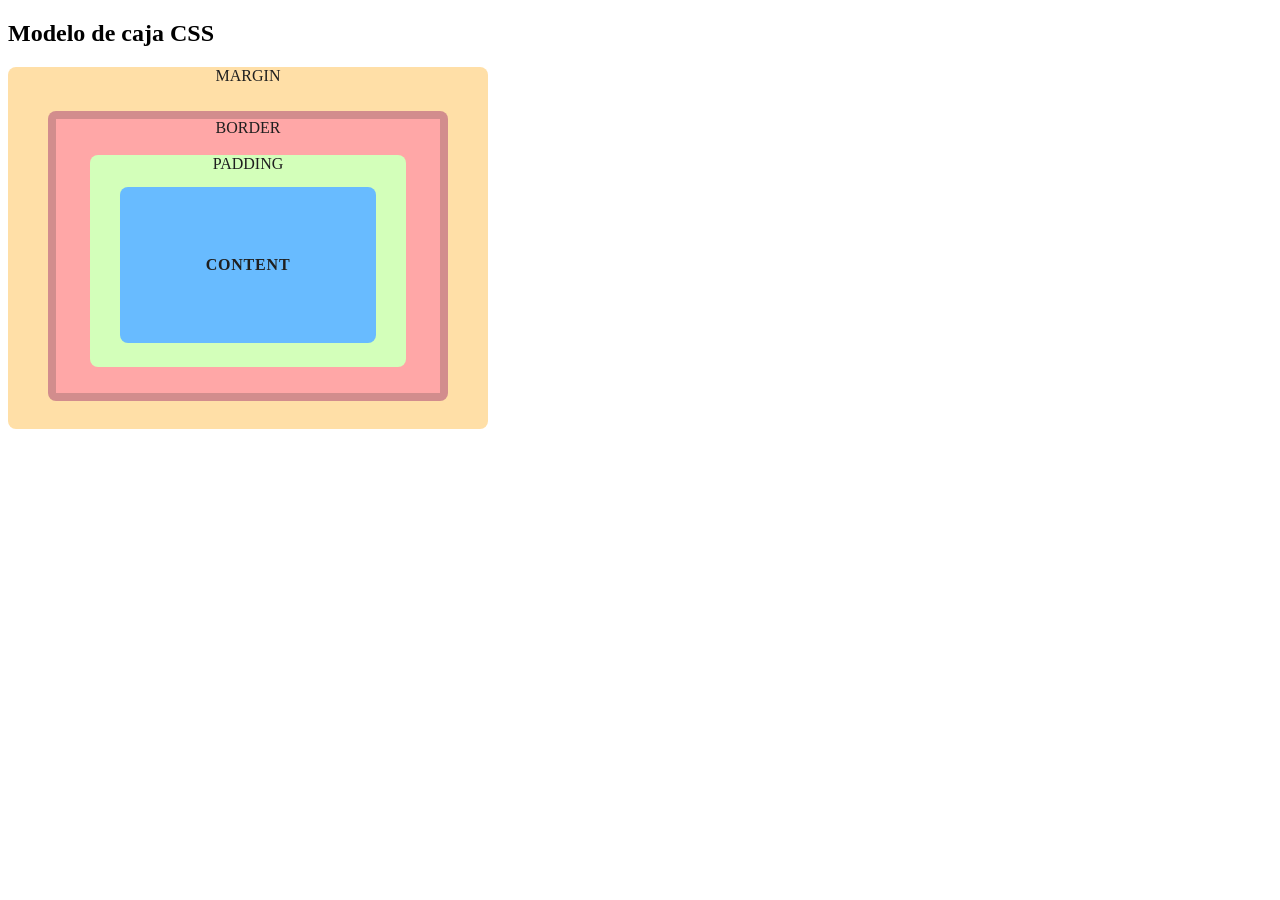
<file: projects/box-model/index.html>
<!doctype html>
<html lang="es-CO">
  <head>
    <meta charset="UTF-8" />
    <meta name="viewport" content="width=device-width, initial-scale=1.0" />
    <title>Box Model — Taller HTML y CSS</title>

    <!-- ETIQUETAS SEO -->
    <meta name="author" content="Joan Stiven Valderrama" />
    <meta name="description" content="Demostración del modelo de caja CSS con margin, border, padding y content para el Taller de HTML y CSS." />
    <meta
      name="keywords"
      content="Desarrollo, Frontend, Maquetado Web, HTML, CSS, Box Model"
    />
    <meta name="robots" content="index, follow" />
    <link rel="canonical" href="index.html" />

    <!-- RENDIMIENTO Y PWA -->
    <meta name="theme-color" content="#1a1a1a" />
    <meta name="MobileOptimized" content="width" />
    <meta name="HandheldFriendly" content="true" />
    <meta name="mobile-web-app-capable" content="yes" />
    <meta
      name="apple-mobile-web-app-status-bar-style"
      content="black-translucent"
    />
    <link
      rel="shortcut icon"
      href="assets/img/logo_sena.webp"
      type="image/png"
    />
    <link rel="stylesheet" href="style.css" />
  </head>

  <body>
    <main>
      <section class="container-box-model" aria-labelledby="titulo-boxmodel">
        <h1 id="titulo-boxmodel">Modelo de caja CSS</h1>
        <div class="box-margin">
          <span class="box-label">MARGIN</span>
          <div class="box-border">
            <span class="box-label">BORDER</span>
            <div class="box-padding">
              <span class="box-label">PADDING</span>
              <div class="box-content">CONTENT</div>
            </div>
          </div>
        </div>
      </section>
    </main>
  </body>
</html>
</file>
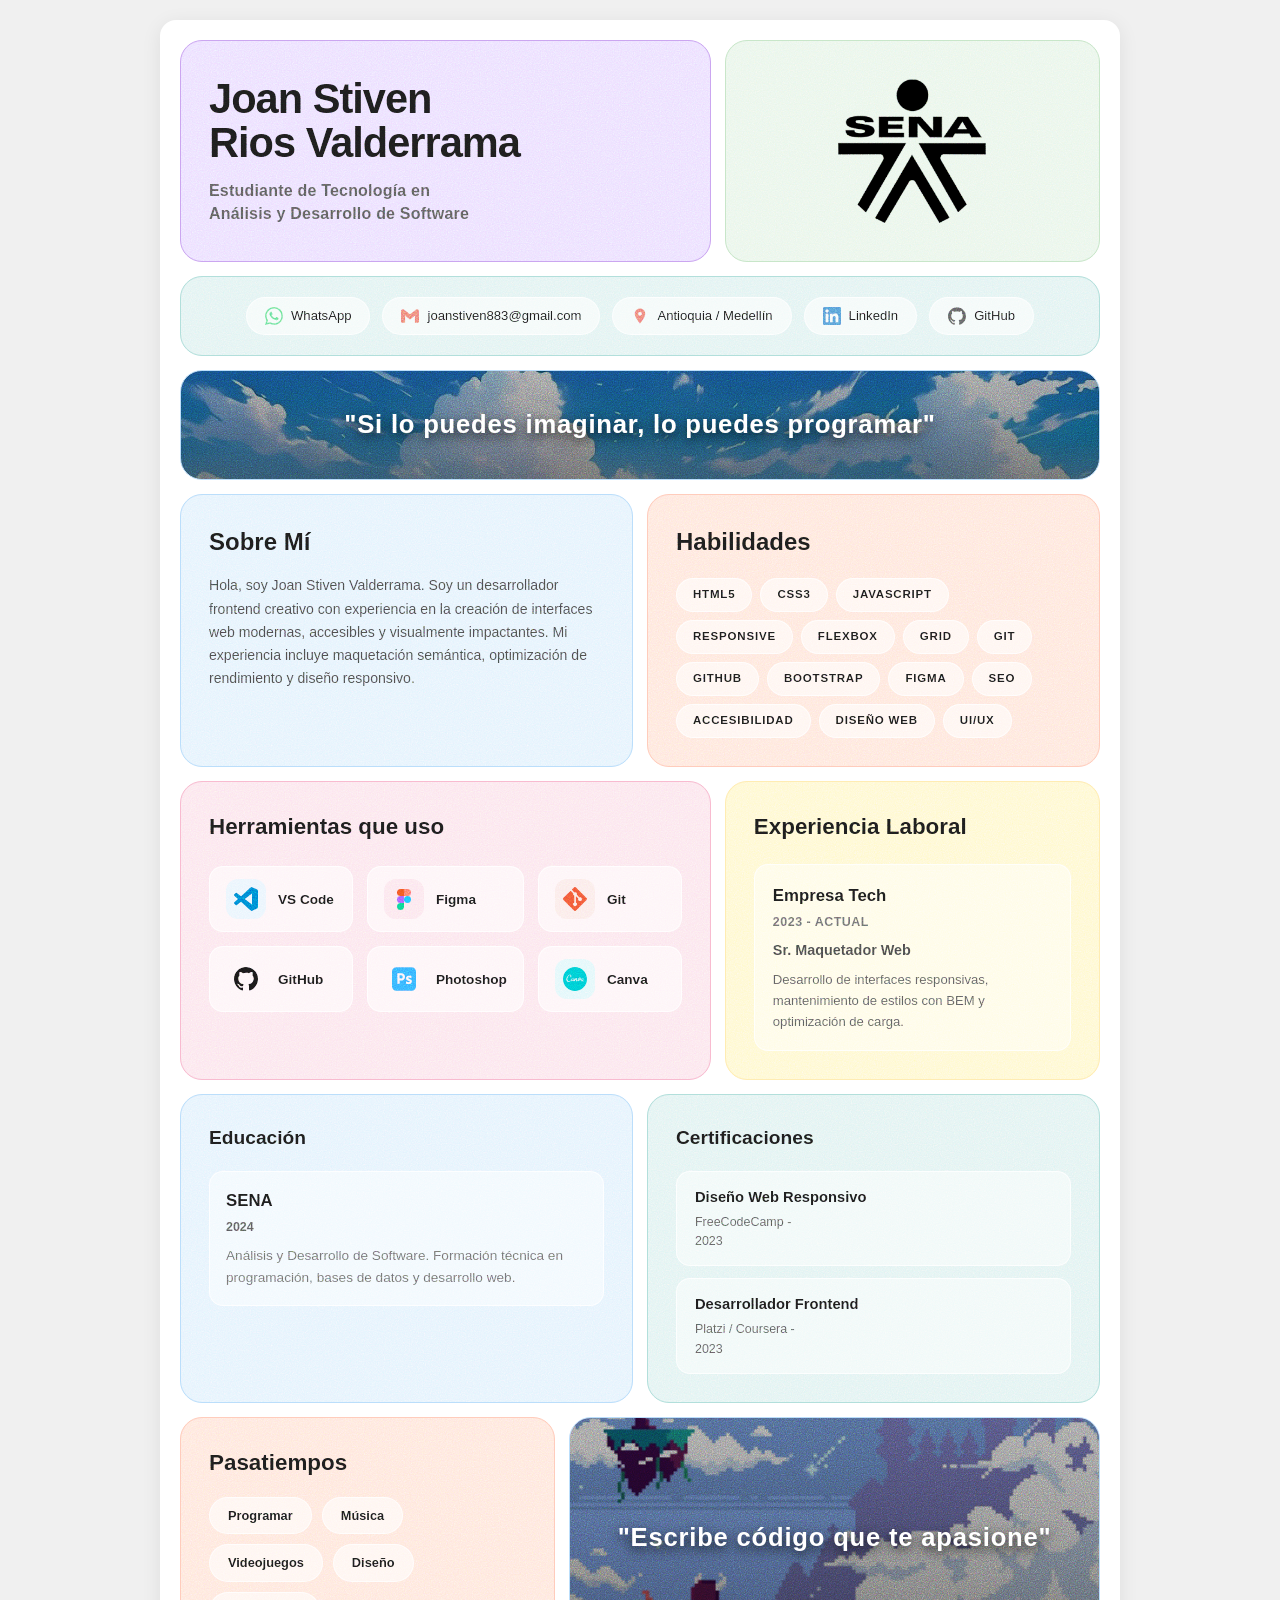
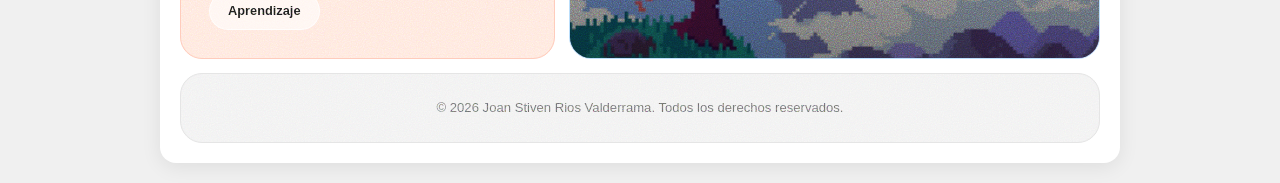
<file: projects/taller_1/index.html>
<!DOCTYPE html>
<html lang="es-CO">

<head>
    <meta charset="UTF-8">
    <meta name="viewport" content="width=device-width, initial-scale=1.0">
    <title>Joan CV</title>

    <!-- ETIQUETAS SEO -->
    <meta name="author" content="Joan Stiven Valderrama">
    <meta name="description"
        content="Currículum Vitae de Joan Stiven Valderrama, Maquetador Web y Desarrollador Frontend con experiencia en interfaces modernas y accesibles.">
    <meta name="keywords"
        content="Desarrollador Frontend, Maquetador Web, HTML, CSS, JavaScript, React, CV, Portafolio">

    <!-- RENDIMIENTO Y PWA -->
    <meta name="theme-color" content="#1a1a1a">
    <meta name="MobileOptimized" content="width">
    <meta name="HandheldFriendly" content="true">
    <meta name="mobile-web-app-capable" content="yes">
    <meta name="apple-mobile-web-app-status-bar-style" content="black-translucent">
    <link rel="shortcut icon" href="assets/img/logo_sena.webp" type="image/png">

    <!-- PRECARGA DE RECURSOS CRÍTICOS -->
    <link rel="preload" href="assets/css/style.css" as="style">
    <link rel="preload" href="assets/img/logo_sena.webp" as="image">
    <link rel="preload" href="assets/img/cieloo.webp" as="image">

    <!-- ESTILOS -->
    <link rel="stylesheet" href="assets/css/style.css">
</head>

<body>
    <div class="cv-page">

        <!-- ════════════════════════════════════════════════ -->
        <!-- CUADRÍCULA PRINCIPAL TIPO BENTO                  -->
        <!-- ════════════════════════════════════════════════ -->
        <main class="bento-grid">

            <!-- ── ENCABEZADO: NOMBRE Y ROL ── -->
            <header class="card card--role">
                <h1 class="role-title">Joan Stiven<br>Rios Valderrama</h1>
                <p class="role-profession">Estudiante de Tecnología en<br>Análisis y Desarrollo de Software</p>
            </header>

            <!-- ── FOTO DE PERFIL ── -->
            <figure class="card card--photo">
                <img class="profile-img" src="assets/img/logo_sena.webp" alt="Foto de Joan Stiven Valderrama"
                    width="180" height="180" fetchpriority="high" decoding="async">
            </figure>

            <!-- ── INFORMACIÓN DE CONTACTO ── -->
            <address class="card card--contact">
                <span class="contact-item">
                    <svg width="18" height="18" viewBox="0 0 24 24" fill="#25D366" aria-hidden="true">
                        <path
                            d="M17.472 14.382c-.297-.149-1.758-.867-2.03-.967-.273-.099-.471-.148-.67.15-.197.297-.767.966-.94 1.164-.173.199-.347.223-.644.075-.297-.15-1.255-.463-2.39-1.475-.883-.788-1.48-1.761-1.653-2.059-.173-.297-.018-.458.13-.606.134-.133.298-.347.446-.52.149-.174.198-.298.298-.497.099-.198.05-.371-.025-.52-.075-.149-.669-1.612-.916-2.207-.242-.579-.487-.5-.669-.51-.173-.008-.371-.01-.57-.01-.198 0-.52.074-.792.372-.272.297-1.04 1.016-1.04 2.479 0 1.462 1.065 2.875 1.213 3.074.149.198 2.096 3.2 5.077 4.487.709.306 1.262.489 1.694.625.712.227 1.36.195 1.871.118.571-.085 1.758-.719 2.006-1.413.248-.694.248-1.289.173-1.413-.074-.124-.272-.198-.57-.347m-5.421 7.403h-.004a9.87 9.87 0 01-5.031-1.378l-.361-.214-3.741.982.998-3.648-.235-.374a9.86 9.86 0 01-1.51-5.26c.001-5.45 4.436-9.884 9.888-9.884 2.64 0 5.122 1.03 6.988 2.898a9.825 9.825 0 012.893 6.994c-.003 5.45-4.437 9.884-9.885 9.884m8.413-18.297A11.815 11.815 0 0012.05 0C5.495 0 .16 5.335.157 11.892c0 2.096.547 4.142 1.588 5.945L.057 24l6.305-1.654a11.882 11.882 0 005.683 1.448h.005c6.554 0 11.89-5.335 11.893-11.893a11.821 11.821 0 00-3.48-8.413Z" />
                    </svg>
                    <span>WhatsApp</span>
                </span>
                <span class="contact-item">
                    <svg width="18" height="18" viewBox="0 0 24 24" fill="#EA4335" aria-hidden="true">
                        <path
                            d="M24 5.457v13.909c0 .904-.732 1.636-1.636 1.636h-3.819V11.73L12 16.64l-6.545-4.91v9.273H1.636A1.636 1.636 0 0 1 0 19.366V5.457c0-2.023 2.309-3.178 3.927-1.964L5.455 4.64 12 9.548l6.545-4.91 1.528-1.145C21.69 2.28 24 3.434 24 5.457z" />
                    </svg>
                    <span>joanstiven883@gmail.com</span>
                </span>
                <span class="contact-item">
                    <svg width="18" height="18" viewBox="0 0 24 24" fill="#EA4335" aria-hidden="true">
                        <path
                            d="M12 2C8.13 2 5 5.13 5 9c0 5.25 7 13 7 13s7-7.75 7-13c0-3.87-3.13-7-7-7zm0 9.5c-1.38 0-2.5-1.12-2.5-2.5s1.12-2.5 2.5-2.5 2.5 1.12 2.5 2.5-1.12 2.5-2.5 2.5z" />
                    </svg>
                    <span>Antioquia / Medellín</span>
                </span>
                <span class="contact-item">
                    <svg width="18" height="18" viewBox="0 0 24 24" fill="#0A66C2" aria-hidden="true">
                        <path
                            d="M20.447 20.452h-3.554v-5.569c0-1.328-.027-3.037-1.852-3.037-1.853 0-2.136 1.445-2.136 2.939v5.667H9.351V9h3.414v1.561h.046c.477-.9 1.637-1.85 3.37-1.85 3.601 0 4.267 2.37 4.267 5.455v6.286zM5.337 7.433c-1.144 0-2.063-.926-2.063-2.065 0-1.138.92-2.063 2.063-2.063 1.14 0 2.064.925 2.064 2.063 0 1.139-.925 2.065-2.064 2.065zm1.782 13.019H3.555V9h3.564v11.452zM22.225 0H1.771C.792 0 0 .774 0 1.729v20.542C0 23.227.792 24 1.771 24h20.451C23.2 24 24 23.227 24 22.271V1.729C24 .774 23.2 0 22.222 0h.003z" />
                    </svg>
                    <span>LinkedIn</span>
                </span>
                <span class="contact-item">
                    <svg width="18" height="18" viewBox="0 0 24 24" fill="#181717" aria-hidden="true">
                        <path
                            d="M12 .297c-6.63 0-12 5.373-12 12 0 5.303 3.438 9.8 8.205 11.385.6.113.82-.258.82-.577 0-.285-.01-1.04-.015-2.04-3.338.724-4.042-1.61-4.042-1.61C4.422 18.07 3.633 17.7 3.633 17.7c-1.087-.744.084-.729.084-.729 1.205.084 1.838 1.236 1.838 1.236 1.07 1.835 2.809 1.305 3.495.998.108-.776.417-1.305.76-1.605-2.665-.3-5.466-1.332-5.466-5.93 0-1.31.465-2.38 1.235-3.22-.135-.303-.54-1.523.105-3.176 0 0 1.005-.322 3.3 1.23.96-.267 1.98-.399 3-.405 1.02.006 2.04.138 3 .405 2.28-1.552 3.285-1.23 3.285-1.23.645 1.653.24 2.873.12 3.176.765.84 1.23 1.91 1.23 3.22 0 4.61-2.805 5.625-5.475 5.92.42.36.81 1.096.81 2.22 0 1.606-.015 2.896-.015 3.286 0 .315.21.69.825.57C20.565 22.092 24 17.592 24 12.297c0-6.627-5.373-12-12-12" />
                    </svg>
                    <span>GitHub</span>
                </span>
            </address>

            <!-- ── FRASE MOTIVACIONAL ── -->
            <blockquote class="card card--message">
                <p class="quote-text-dark">"Si lo puedes imaginar, lo puedes programar"</p>
            </blockquote>

            <!-- ── SECCIÓN SOBRE MÍ ── -->
            <section class="card card--about">
                <h2 class="card-heading-dark">Sobre Mí</h2>
                <p class="card-text-dark">
                    Hola, soy Joan Stiven Valderrama. Soy un desarrollador frontend creativo con experiencia en la
                    creación de interfaces web modernas, accesibles y visualmente impactantes. Mi experiencia incluye
                    maquetación semántica, optimización de rendimiento y diseño responsivo.
                </p>
            </section>

            <!-- ── SECCIÓN DE HABILIDADES ── -->
            <section class="card card--skills">
                <h2 class="skills-heading">Habilidades</h2>
                <ul class="skills-cloud">
                    <li class="skill-pill">HTML5</li>
                    <li class="skill-pill">CSS3</li>
                    <li class="skill-pill">JAVASCRIPT</li>
                    <li class="skill-pill">RESPONSIVE</li>
                    <li class="skill-pill">FLEXBOX</li>
                    <li class="skill-pill">GRID</li>
                    <li class="skill-pill">GIT</li>
                    <li class="skill-pill">GITHUB</li>
                    <li class="skill-pill">BOOTSTRAP</li>
                    <li class="skill-pill">FIGMA</li>
                    <li class="skill-pill">SEO</li>
                    <li class="skill-pill">ACCESIBILIDAD</li>
                    <li class="skill-pill">DISEÑO WEB</li>
                    <li class="skill-pill">UI/UX</li>
                </ul>
            </section>

            <!-- ── SECCIÓN DE HERRAMIENTAS ── -->
            <section class="card card--tools">
                <h2 class="tools-heading">Herramientas que uso</h2>
                <ul class="tools-grid">
                    <li class="tool-item">
                        <span class="tool-icon tool-icon--vs" aria-hidden="true">
                            <svg width="24" height="24" viewBox="0 0 24 24" fill="#007ACC">
                                <path
                                    d="M23.15 2.587L18.21.21a1.494 1.494 0 0 0-1.705.29l-9.46 8.63-4.12-3.128a.999.999 0 0 0-1.276.057L.327 7.261A1 1 0 0 0 .326 8.74L3.899 12 .326 15.26a1 1 0 0 0 .001 1.479L1.65 17.94a.999.999 0 0 0 1.276.057l4.12-3.128 9.46 8.63a1.492 1.492 0 0 0 1.704.29l4.942-2.377A1.5 1.5 0 0 0 24 20.06V3.939a1.5 1.5 0 0 0-.85-1.352zm-5.146 14.861L10.826 12l7.178-5.448v10.896z" />
                            </svg>
                        </span>
                        <span>VS Code</span>
                    </li>
                    <li class="tool-item">
                        <span class="tool-icon tool-icon--figma" aria-hidden="true">
                            <svg width="24" height="24" viewBox="0 0 24 24" fill="none">
                                <path d="M5 5.5A3.5 3.5 0 0 1 8.5 2H12v7H8.5A3.5 3.5 0 0 1 5 5.5z" fill="#F24E1E" />
                                <path d="M12 2h3.5a3.5 3.5 0 1 1 0 7H12V2z" fill="#FF7262" />
                                <path d="M12 12.5a3.5 3.5 0 1 1 7 0 3.5 3.5 0 1 1-7 0z" fill="#1ABCFE" />
                                <path d="M5 19.5A3.5 3.5 0 0 1 8.5 16H12v3.5a3.5 3.5 0 1 1-7 0z" fill="#0ACF83" />
                                <path d="M5 12.5A3.5 3.5 0 0 1 8.5 9H12v7H8.5A3.5 3.5 0 0 1 5 12.5z" fill="#A259FF" />
                            </svg>
                        </span>
                        <span>Figma</span>
                    </li>
                    <li class="tool-item">
                        <span class="tool-icon tool-icon--git" aria-hidden="true">
                            <svg width="24" height="24" viewBox="0 0 24 24" fill="#F05032">
                                <path
                                    d="M23.546 10.93L13.067.452a1.55 1.55 0 0 0-2.188 0L8.708 2.627l2.76 2.76a1.838 1.838 0 0 1 2.327 2.341l2.66 2.66a1.838 1.838 0 1 1-1.103 1.041l-2.48-2.48v6.53a1.838 1.838 0 1 1-1.512-.078V8.784a1.838 1.838 0 0 1-.998-2.41L7.629 3.64.452 10.818a1.55 1.55 0 0 0 0 2.187l10.48 10.48a1.55 1.55 0 0 0 2.186 0l10.43-10.43a1.55 1.55 0 0 0 0-2.125z" />
                            </svg>
                        </span>
                        <span>Git</span>
                    </li>
                    <li class="tool-item">
                        <span class="tool-icon tool-icon--github" aria-hidden="true">
                            <svg width="24" height="24" viewBox="0 0 24 24" fill="#181717">
                                <path
                                    d="M12 0C5.374 0 0 5.373 0 12c0 5.302 3.438 9.8 8.207 11.387.599.111.793-.261.793-.577v-2.234c-3.338.726-4.033-1.416-4.033-1.416-.546-1.387-1.333-1.756-1.333-1.756-1.089-.745.083-.729.083-.729 1.205.084 1.839 1.237 1.839 1.237 1.07 1.834 2.807 1.304 3.492.997.107-.775.418-1.305.762-1.604-2.665-.305-5.467-1.334-5.467-5.931 0-1.311.469-2.381 1.236-3.221-.124-.303-.535-1.524.117-3.176 0 0 1.008-.322 3.301 1.23A11.509 11.509 0 0 1 12 5.803c1.02.005 2.047.138 3.006.404 2.291-1.552 3.297-1.23 3.297-1.23.653 1.653.242 2.874.118 3.176.77.84 1.235 1.911 1.235 3.221 0 4.609-2.807 5.624-5.479 5.921.43.372.823 1.102.823 2.222v3.293c0 .319.192.694.801.576C20.566 21.797 24 17.3 24 12c0-6.627-5.373-12-12-12z" />
                            </svg>
                        </span>
                        <span>GitHub</span>
                    </li>
                    <li class="tool-item">
                        <span class="tool-icon tool-icon--photoshop" aria-hidden="true">
                            <svg width="24" height="24" viewBox="0 0 24 24" fill="#31A8FF">
                                <path d="M9.85 8.42c-.37-.15-.77-.21-1.18-.2-.26 0-.49 0-.68.01-.2-.01-.34 0-.41.01v3.36c.14.01.27.02.39.02h.53c.39 0 .78-.06 1.15-.18.32-.09.6-.28.82-.53.21-.25.31-.59.31-1.03.01-.31-.07-.62-.23-.89-.17-.26-.41-.46-.7-.57zM19.75.3H4.25C1.9.3 0 2.2 0 4.55v14.899c0 2.35 1.9 4.25 4.25 4.25h15.5c2.35 0 4.25-1.9 4.25-4.25V4.55C24 2.2 22.1.3 19.75.3zm-7.391 11.65c-.399.56-.959.98-1.609 1.22-.68.25-1.43.34-2.25.34-.24 0-.4 0-.5-.01s-.24-.01-.43-.01v3.209c.01.07-.04.131-.11.141H5.52c-.08 0-.12-.041-.12-.131V6.42c0-.07.03-.11.1-.11.17 0 .33 0 .56-.01.24-.01.49-.01.76-.02s.56-.01.87-.02c.31-.01.61-.01.91-.01.82 0 1.5.1 2.06.31.5.17.96.45 1.34.82.32.32.57.71.73 1.14.149.42.229.85.229 1.3.001.86-.199 1.57-.6 2.13zm7.091 3.89c-.28.4-.671.709-1.12.891-.49.209-1.09.318-1.811.318-.459 0-.91-.039-1.359-.129-.35-.061-.7-.17-1.02-.32-.07-.039-.121-.109-.111-.189v-1.74c0-.029.011-.07.041-.09.029-.02.06-.01.09.01.39.23.8.391 1.24.49.379.1.779.15 1.18.15.38 0 .65-.051.83-.141.16-.07.27-.24.27-.42 0-.141-.08-.27-.24-.4-.16-.129-.489-.279-.979-.471-.51-.18-.979-.42-1.42-.719-.31-.221-.569-.51-.761-.85-.159-.32-.239-.67-.229-1.021 0-.43.12-.84.341-1.21.25-.4.619-.72 1.049-.92.469-.239 1.059-.349 1.769-.349.41 0 .83.03 1.24.09.3.04.59.12.86.23.039.01.08.05.1.09.01.04.02.08.02.12v1.63c0 .04-.02.08-.05.1-.09.02-.14.02-.18 0-.3-.16-.62-.27-.96-.34-.37-.08-.74-.13-1.12-.13-.2-.01-.41.02-.601.07-.129.03-.24.1-.31.2-.05.08-.08.18-.08.27s.04.18.101.26c.09.11.209.2.34.27.229.12.47.23.709.33.541.18 1.061.43 1.541.73.33.209.6.49.789.83.16.318.24.67.23 1.029.011.471-.129.94-.389 1.331z" />
                            </svg>
                        </span>
                        <span>Photoshop</span>
                    </li>
                    <li class="tool-item">
                        <span class="tool-icon tool-icon--canva" aria-hidden="true">
                            <svg width="24" height="24" viewBox="0 0 24 24" fill="#00C4CC">
                                <path d="M12 0C5.373 0 0 5.373 0 12s5.373 12 12 12 12-5.373 12-12S18.627 0 12 0zM6.962 7.68c.754 0 1.337.549 1.405 1.2.069.583-.171 1.097-.822 1.406-.343.171-.48.172-.549.069-.034-.069 0-.137.069-.206.617-.514.617-.926.548-1.508-.034-.378-.308-.618-.583-.618-1.2 0-2.914 2.674-2.674 4.629.103.754.549 1.646 1.509 1.646.308 0 .65-.103.96-.24.5-.264.799-.47 1.097-.8-.073-.885.704-2.046 1.851-2.046.515 0 .926.205.96.583.068.514-.377.582-.514.582s-.378-.034-.378-.17c-.034-.138.309-.07.275-.378-.035-.206-.24-.274-.446-.274-.72 0-1.131.994-1.029 1.611.035.275.172.549.447.549.205 0 .514-.31.617-.755.068-.308.343-.514.583-.514.102 0 .17.034.205.171v.138c-.034.137-.137.548-.102.651 0 .069.034.171.17.171.092 0 .436-.18.777-.459.117-.59.253-1.298.253-1.357.034-.24.137-.48.617-.48.103 0 .171.034.205.171v.138l-.136.617c.445-.583 1.097-.994 1.508-.994.172 0 .309.102.309.274 0 .103 0 .274-.069.446-.137.377-.309.96-.412 1.474 0 .137.035.274.207.274.171 0 .685-.206 1.096-.754l.007-.004c-.002-.068-.007-.134-.007-.202 0-.411.035-.754.104-.994.068-.274.411-.514.617-.514.103 0 .205.069.205.171 0 .035 0 .103-.034.137-.137.446-.24.857-.24 1.269 0 .24.034.582.102.788 0 .034.035.069.07.069.068 0 .548-.445.89-1.028-.308-.206-.48-.549-.48-.96 0-.72.446-1.097.858-1.097.343 0 .617.24.617.72 0 .308-.103.65-.274.96h.102a.77.77 0 0 0 .584-.24.293.293 0 0 1 .134-.117c.335-.425.83-.74 1.41-.74.48 0 .924.205.959.582.068.515-.378.618-.515.618l-.002-.002c-.138 0-.377-.035-.377-.172 0-.137.309-.068.274-.376-.034-.206-.24-.275-.446-.275-.686 0-1.13.891-1.028 1.611.034.275.171.583.445.583.206 0 .515-.308.652-.754.068-.274.343-.514.583-.514.103 0 .17.034.205.171 0 .069 0 .206-.137.652-.17.308-.171.48-.137.617.034.274.171.48.309.583.034.034.068.102.068.102 0 .069-.034.138-.137.138-.034 0-.068 0-.103-.035-.514-.205-.72-.548-.789-.891-.205.24-.445.377-.72.377-.445 0-.89-.411-.96-.926a1.609 1.609 0 0 1 .075-.649c-.203.13-.422.203-.623.203h-.17c-.447.652-.927 1.098-1.27 1.303a.896.896 0 0 1-.377.104c-.068 0-.171-.035-.205-.104-.095-.152-.156-.392-.193-.667-.481.527-1.145.805-1.453.805-.343 0-.548-.206-.582-.55v-.376c.102-.754.377-1.2.377-1.337a.074.074 0 0 0-.069-.07c-.24 0-1.028.824-1.166 1.373l-.103.445c-.068.309-.377.515-.582.515-.103 0-.172-.035-.206-.172v-.137l.046-.233c-.435.31-.87.508-1.075.508-.308 0-.48-.172-.514-.412-.206.274-.445.412-.754.412-.352 0-.696-.24-.862-.593-.244.275-.523.553-.852.764-.48.309-1.028.549-1.68.549-.582 0-1.097-.309-1.371-.583-.412-.377-.651-.96-.686-1.509-.205-1.68.823-3.84 2.4-4.8.378-.205.755-.343 1.132-.343zm9.77 3.291c-.104 0-.172.172-.172.343 0 .274.137.583.309.755a1.74 1.74 0 0 0 .102-.583c0-.343-.137-.515-.24-.515z" />
                            </svg>
                        </span>
                        <span>Canva</span>
                    </li>
                </ul>
            </section>

            <!-- ── SECCIÓN DE EXPERIENCIA LABORAL ── -->
            <section class="card card--experience">
                <h2 class="card-heading-light">Experiencia Laboral</h2>
                <article class="experience-block">
                    <h3 class="exp-company">Empresa Tech</h3>
                    <time class="exp-period" datetime="2023">2023 - Actual</time>
                    <p class="exp-role">Sr. Maquetador Web</p>
                    <p class="exp-desc">Desarrollo de interfaces responsivas, mantenimiento de estilos con BEM y
                        optimización de carga.</p>
                </article>
            </section>

            <!-- ── SECCIÓN DE EDUCACIÓN ── -->
            <section class="card card--education">
                <h2 class="section-heading-pill">Educación</h2>
                <article class="edu-block">
                    <h3 class="edu-institution">SENA</h3>
                    <time class="edu-year" datetime="2024">2024</time>
                    <p class="edu-detail">Análisis y Desarrollo de Software. Formación técnica en programación, bases de
                        datos y desarrollo web.</p>
                </article>
            </section>

            <!-- ── SECCIÓN DE CERTIFICACIONES ── -->
            <section class="card card--certs">
                <h2 class="section-heading-pill">Certificaciones</h2>
                <ul class="cert-list">
                    <li class="cert-item">
                        <strong class="cert-name">Diseño Web Responsivo</strong>
                        <span class="cert-source">FreeCodeCamp - <time datetime="2023">2023</time></span>
                    </li>
                    <li class="cert-item">
                        <strong class="cert-name">Desarrollador Frontend</strong>
                        <span class="cert-source">Platzi / Coursera - <time datetime="2023">2023</time></span>
                    </li>
                </ul>
            </section>

            <!-- ── SECCIÓN DE PASATIEMPOS ── -->
            <section class="card card--hobbies">
                <h2 class="hobbies-title">Pasatiempos</h2>
                <ul class="hobbies-tags">
                    <li class="hobby-tag">Programar</li>
                    <li class="hobby-tag">Música</li>
                    <li class="hobby-tag">Videojuegos</li>
                    <li class="hobby-tag">Diseño</li>
                    <li class="hobby-tag">Aprendizaje</li>
                </ul>
            </section>

            <!-- ── FRASE CON IMAGEN DECORATIVA ── -->
            <figure class="card card--love">
                <img src="assets/img/pixel_art.webp" alt="Pixel Art de programación" class="love-img" loading="lazy"
                    decoding="async">
                <figcaption class="quote-text-dark" style="position: relative; z-index: 1;">"Escribe código que te
                    apasione"</figcaption>
            </figure>

        </main>

        <!-- PIE DE PÁGINA -->
        <footer class="main-footer">
            <p>&copy; 2026 Joan Stiven Rios Valderrama. Todos los derechos reservados.</p>
        </footer>

    </div>
</body>

</html>
</file>
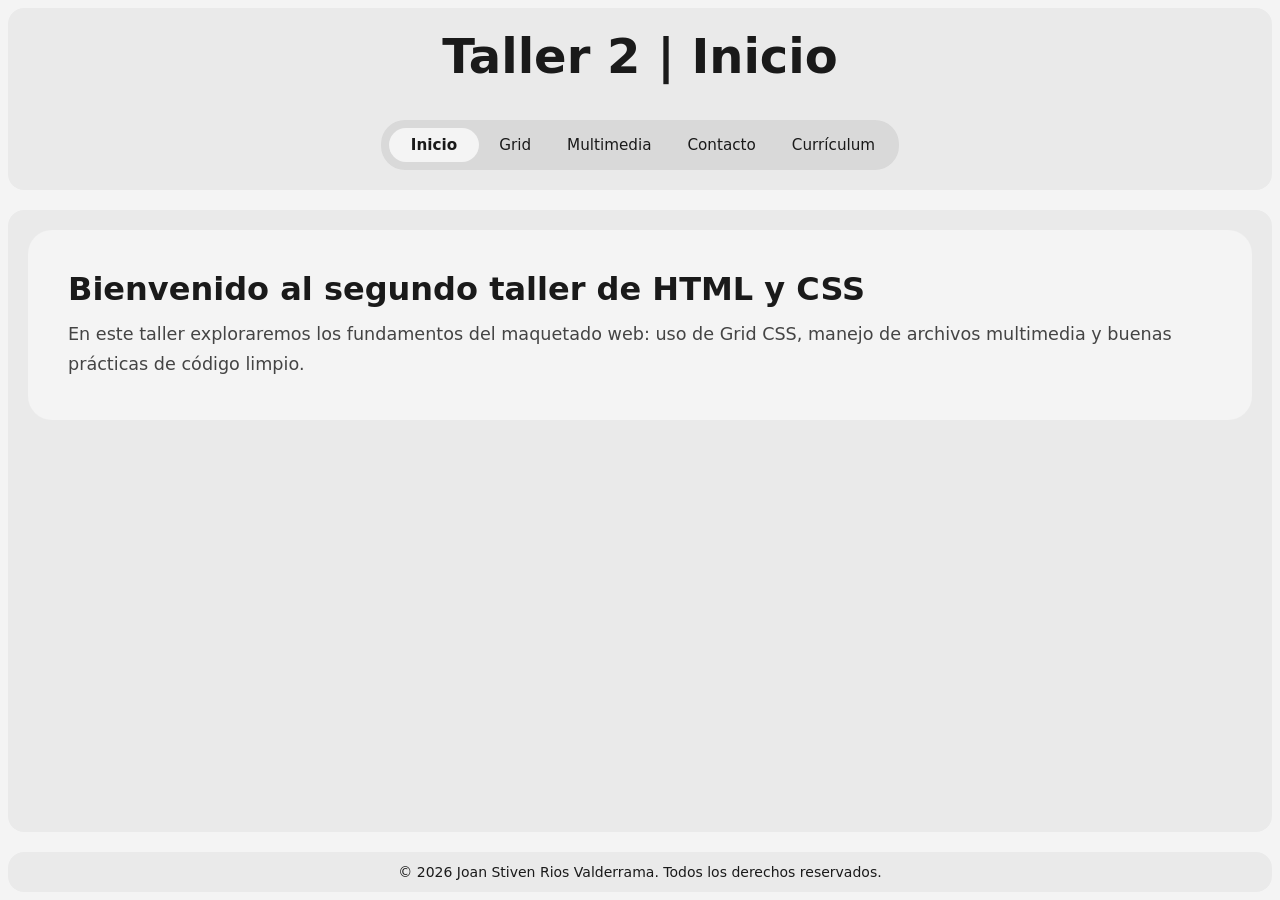
<file: projects/taller_2/index.html>
<!doctype html>
<html lang="es-CO">
  <head>
    <meta charset="UTF-8" />
    <meta name="viewport" content="width=device-width, initial-scale=1.0" />
    <title>Taller 2 | Inicio | HTML y CSS</title>

    <!-- TAGS SEO -->
    <meta name="author"      content="Joan Stiven Rios Valderrama" />
    <meta name="description" content="Página principal del Taller 2 de HTML y CSS con ejemplos de Grid, multimedia y currículum." />
    <meta name="keywords"    content="Desarrollo, Frontend, Maquetado Web, HTML, CSS" />
    <meta name="robots"      content="index, follow" />
    <link rel="canonical" href="index.html" />

    <!-- TAGS Mobile / PWA -->
    <meta name="theme-color"                           content="#1a1a1a" />
    <meta name="MobileOptimized"                       content="width" />
    <meta name="HandheldFriendly"                      content="true" />
    <meta name="mobile-web-app-capable"                content="yes" />
    <meta name="apple-mobile-web-app-status-bar-style" content="black-translucent" />

    <link rel="shortcut icon" href="./assets/img/logo.png" type="image/png" />

    <link rel="stylesheet" href="./assets/css/base.css" />
    <link rel="stylesheet" href="./assets/css/index.css" />
  </head>

  <body>

    <!-- HEADER -->
    <header class="header">
      <h1>Taller 2 | Inicio</h1>

      <nav class="nav" aria-label="Navegación principal">
        <ul class="nav__list">
          <li class="nav__item"><a href="index.html" class="active">Inicio</a></li>
          <li class="nav__item"><a href="grid.html">Grid</a></li>
          <li class="nav__item"><a href="multimedia.html">Multimedia</a></li>
          <li class="nav__item"><a href="contact.html">Contacto</a></li>
          <li class="nav__item"><a href="cv.html">Currículum</a></li>
        </ul>
      </nav>
    </header>

    <!-- MAIN -->
    <main>
      <article class="welcome">
        <h2>Bienvenido al segundo taller de HTML y CSS</h2>
        <p>
          En este taller exploraremos los fundamentos del maquetado web:
          uso de Grid CSS, manejo de archivos multimedia y buenas prácticas
          de código limpio.
        </p>
      </article>
    </main>

    <!-- FOOTER -->
    <footer class="footer">
      <p>&copy; 2026 Joan Stiven Rios Valderrama. Todos los derechos reservados.</p>
    </footer>

  </body>
</html>
</file>
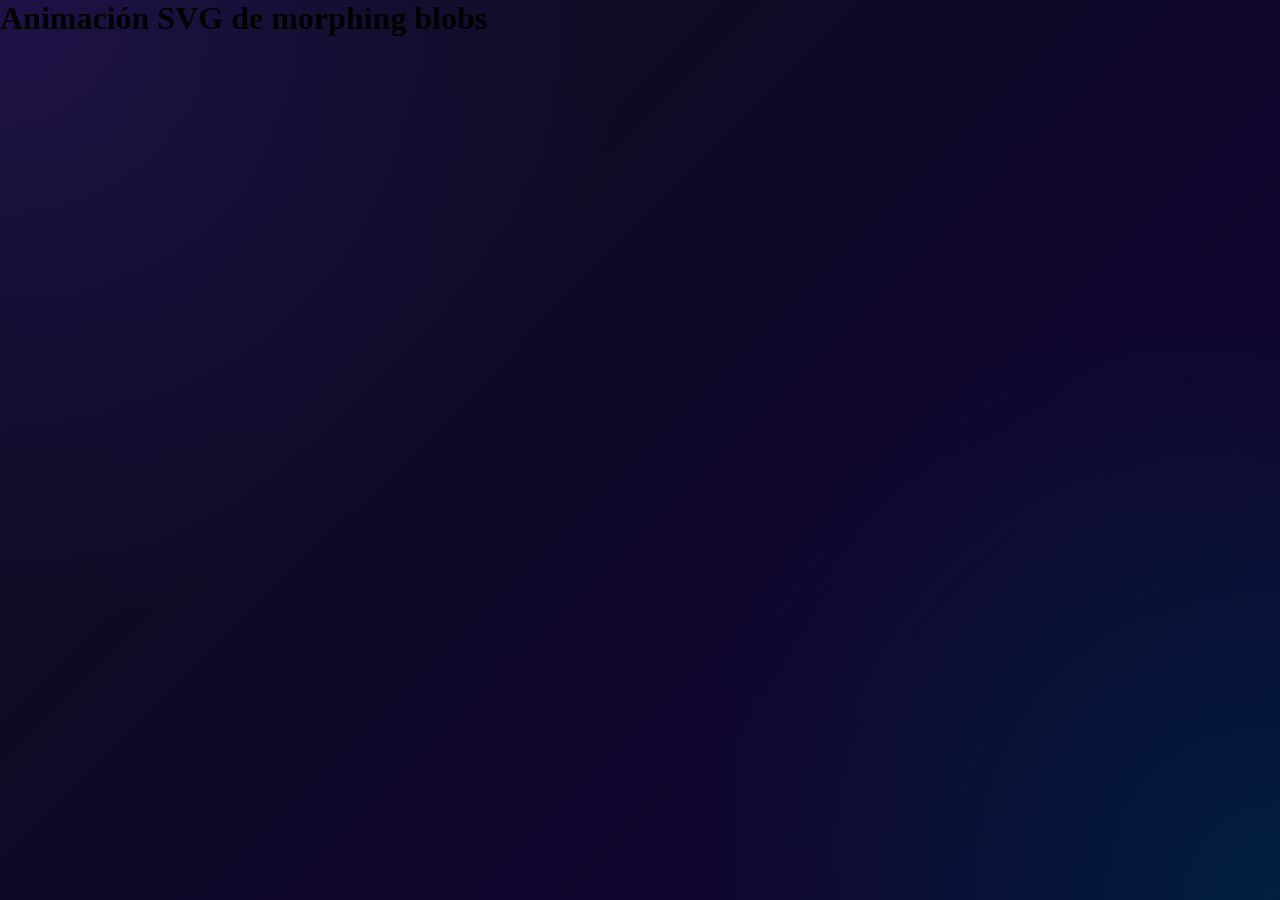
<file: projects/morphing-blobs-gradient/morphing.html>
<!doctype html>
<html lang="es">
  <head>
    <meta charset="UTF-8" />
    <meta name="viewport" content="width=device-width,initial-scale=1.0" />
    <title>Morphing Blobs Gradient — SVG Animación</title>
    <meta name="author" content="Joan Stiven Valderrama" />
    <meta name="description" content="Animación de morphing blobs con SVG y filtros para demostrar un fondo dinámico en HTML y CSS." />
    <meta name="robots" content="index, follow" />
    <link rel="canonical" href="morphing.html" />
    <link rel="stylesheet" href="style.css">
  </head>
  <body>
    <main>
      <h1>Animación SVG de morphing blobs</h1>
      <div class="wrapper noise" aria-label="Animación de blobs morphing">
        <svg xmlns="http://www.w3.org/2000/svg">
          <defs>
            <filter id="goo">
              <feGaussianBlur
                in="SourceGraphic"
                stdDeviation="18"
                result="blur"
              />
              <feColorMatrix
                in="blur"
                mode="matrix"
                values="1 0 0 0 0  0 1 0 0 0  0 0 1 0 0  0 0 0 25 -12"
                result="goo"
              />
              <feBlend in="SourceGraphic" in2="goo" />
            </filter>
          </defs>
        </svg>
        <div class="blobs">
          <div class="blob blob-1"></div>
          <div class="blob blob-2"></div>
          <div class="blob blob-3"></div>
          <div class="blob blob-4"></div>
          <div class="blob blob-5"></div>
        </div>
      </div>
    </main>
  </body>
</html>
</file>
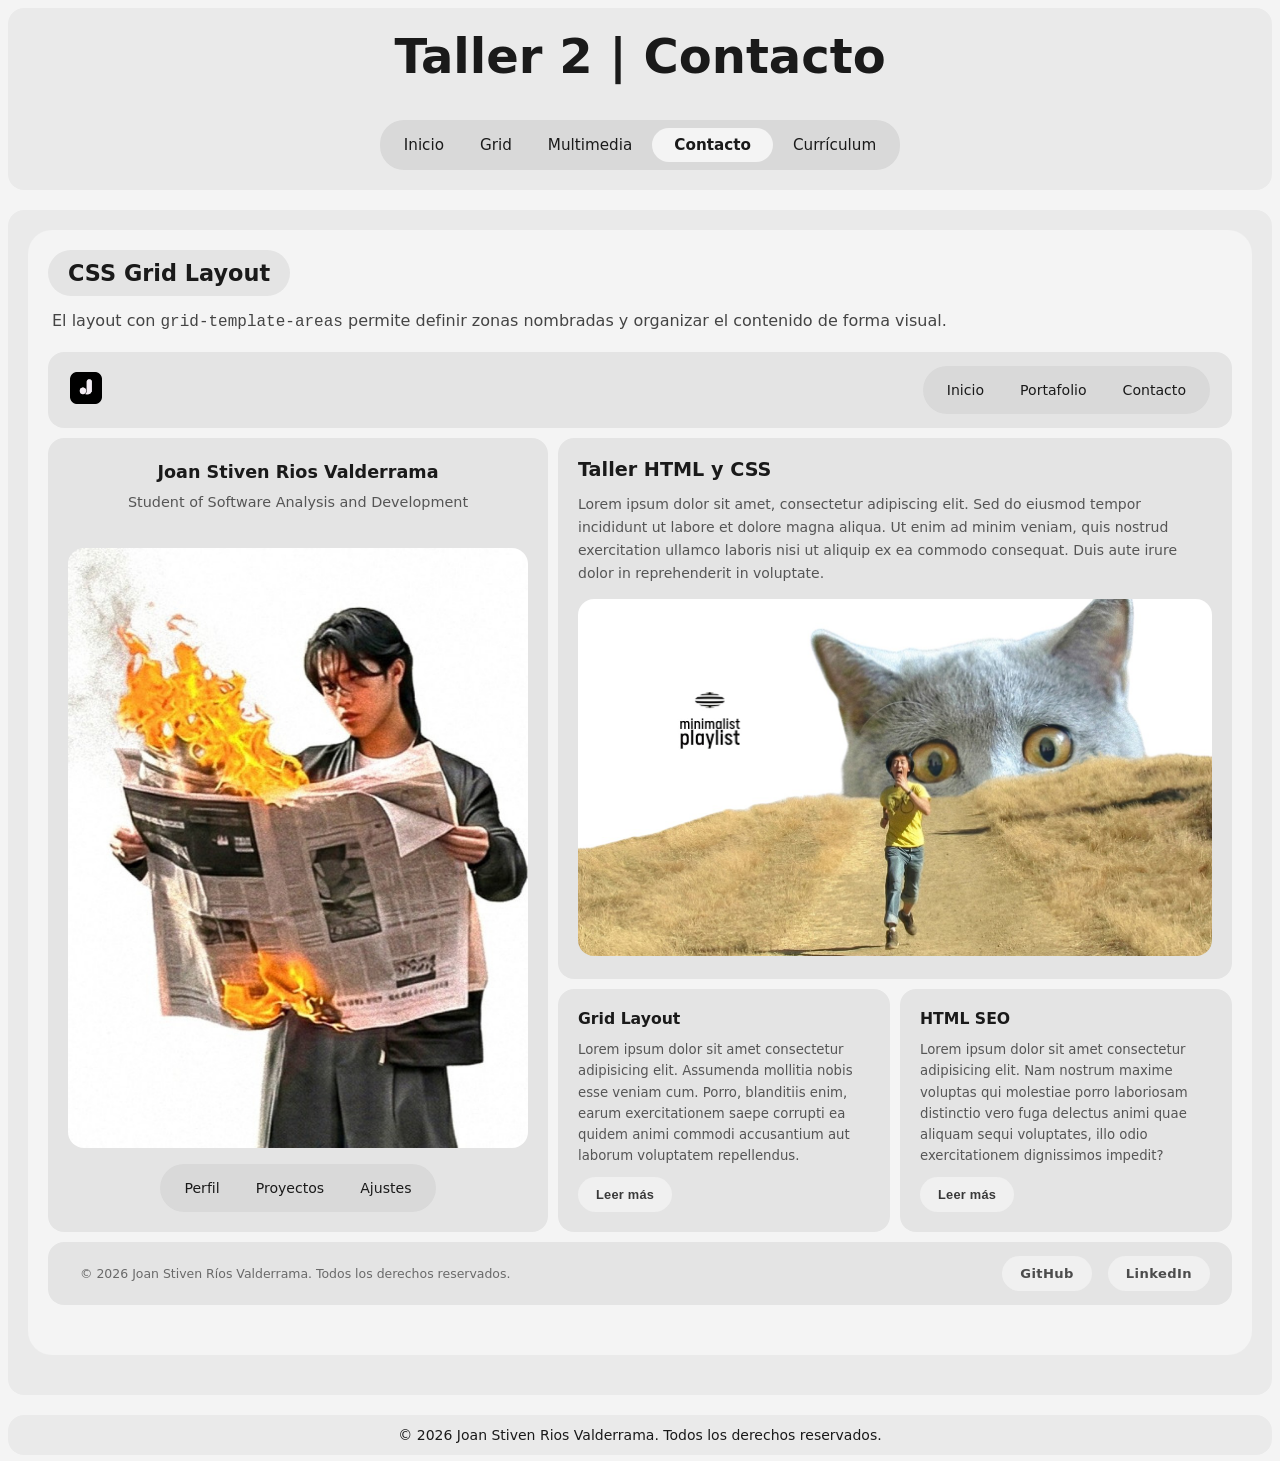
<file: projects/taller_2/contact.html>
<!doctype html>
<html lang="es-CO">
  <head>
    <meta charset="UTF-8" />
    <meta name="viewport" content="width=device-width, initial-scale=1.0" />
    <title>Taller 2 | Contacto | HTML y CSS</title>

    <!-- TAGS SEO -->
    <meta name="author"      content="Joan Stiven Rios Valderrama" />
    <meta name="description" content="Página de contacto del Taller 2 de HTML y CSS con demostraciones de maquetación accesible." />
    <meta name="keywords"    content="Desarrollo, Frontend, Maquetado Web, HTML, CSS, Contacto" />
    <meta name="robots"      content="index, follow" />
    <link rel="canonical" href="contact.html" />

    <!-- TAGS Mobile / PWA -->
    <meta name="theme-color"                           content="#1a1a1a" />
    <meta name="MobileOptimized"                       content="width" />
    <meta name="HandheldFriendly"                      content="true" />
    <meta name="mobile-web-app-capable"                content="yes" />
    <meta name="apple-mobile-web-app-status-bar-style" content="black-translucent" />

    <link rel="shortcut icon" href="./assets/img/logo.png" type="image/png" />

    <link rel="stylesheet" href="./assets/css/base.css" />
    <link rel="stylesheet" href="./assets/css/contact.css" />
  </head>

  <body>

    <!-- HEADER -->
    <header class="header">
      <h1>Taller 2 | Contacto</h1>

      <nav class="nav" aria-label="Navegación principal">
        <ul class="nav__list">
          <li class="nav__item"><a href="index.html">Inicio</a></li>
          <li class="nav__item"><a href="grid.html">Grid</a></li>
          <li class="nav__item"><a href="multimedia.html">Multimedia</a></li>
          <li class="nav__item"><a href="contact.html" class="active">Contacto</a></li>
          <li class="nav__item"><a href="cv.html">Currículum</a></li>
        </ul>
      </nav>
    </header>

    <!-- MAIN -->
    <main>

      <!-- CSS Grid layout -->
      <section aria-labelledby="titulo-grid">
        <div class="section-card">
          <h2 id="titulo-grid" class="section-title">CSS Grid Layout</h2>
          <p class="section-description">
            El layout con <code>grid-template-areas</code> permite definir zonas
            nombradas y organizar el contenido de forma visual.
          </p>

          <div class="layout-grid">

            <!-- Grid layout header: logo + navbar -->
            <header class="grid-cell cell--header">
              <div class="cell-header__brand">
                <span class="brand-name"><img src="./assets/img/logo.png" alt="Logo del proyecto Taller 2"></span>
              </div>
              <nav aria-label="Navegación del demo">
                <ul class="cell-nav__list">
                  <li><a href="#" class="cell-nav__link">Inicio</a></li>
                  <li><a href="#" class="cell-nav__link">Portafolio</a></li>
                  <li><a href="#" class="cell-nav__link">Contacto</a></li>
                </ul>
              </nav>
            </header>

            <!-- Grid layout sidebar: profile card and navbar -->
            <aside class="grid-cell cell--sidebar">
              <div class="profile-card">
                <h4 class="profile-card__name">Joan Stiven Rios Valderrama</h4>
                <h3 class="profile-card__role">Student of Software Analysis and Development</h3>
                <img
                  src="./assets/img/example-img-perfil.jpg"
                  alt="Foto de perfil del usuario"
                  class="profile-card__avatar"
                />

                <nav aria-label="Navegación lateral">
                  <ul class="profile-card__nav">
                    <li><a href="#">Perfil</a></li>
                    <li><a href="#">Proyectos</a></li>
                    <li><a href="#">Ajustes</a></li>
                  </ul>
                </nav>
              </div>
            </aside>

            <!-- Grid layout main: title, text, and image -->
            <div class="grid-cell cell--main">
              <h1 class="cell-main__title">Taller HTML y CSS</h1>
              <p class="cell-main__text">
                Lorem ipsum dolor sit amet, consectetur adipiscing elit. Sed do eiusmod
                tempor incididunt ut labore et dolore magna aliqua. Ut enim ad minim
                veniam, quis nostrud exercitation ullamco laboris nisi ut aliquip ex ea
                commodo consequat. Duis aute irure dolor in reprehenderit in voluptate.
              </p>
              <img
                src="./assets/img/example-img-content.jpg"
                alt="Imagen ilustrativa del contenido principal"
                class="cell-main__image"
              />
            </div>

            <!-- Grid layout section 1: info card -->
            <section class="grid-cell cell--sec1" aria-label="Tarjeta: Diseño Responsivo">
              <div class="info-card">
                <h3 class="info-card__title">Grid Layout</h3>
                <p class="info-card__text">
                  Lorem ipsum dolor sit amet consectetur adipisicing elit. 
                  Assumenda mollitia nobis esse veniam cum. Porro, blanditiis enim, 
                  earum exercitationem saepe corrupti ea quidem animi commodi accusantium aut laborum voluptatem repellendus.
                </p>
                <button class="button-read-more" type="button">Leer más</button>
              </div>
            </section>

            <!-- Grid layout section 2: info card -->
            <section class="grid-cell cell--sec2" aria-label="Tarjeta: CSS Grid Avanzado">
              <div class="info-card">
                <h3 class="info-card__title">HTML SEO</h3>
                <p class="info-card__text">
                  Lorem ipsum dolor sit amet consectetur adipisicing elit. 
                  Nam nostrum maxime voluptas qui molestiae porro laboriosam distinctio vero fuga delectus animi quae aliquam sequi voluptates, 
                  illo odio exercitationem dignissimos impedit?
                </p>
                <button class="button-read-more" type="button">Leer más</button>
              </div>
            </section>

            <!-- Grid layout footer: copyright + social links -->
            <footer class="grid-cell cell--footer">
              <p class="cell-footer__copyright">
                &copy; 2026 Joan Stiven Ríos Valderrama. Todos los derechos reservados.
              </p>
              <div class="cell-footer__social">
                <a href="#" class="social-link">GitHub</a>
                <a href="#" class="social-link">LinkedIn</a>
              </div>
            </footer>

          </div>
        </div>
      </section>

    </main>

    <!-- FOOTER -->
    <footer class="footer">
      <p>&copy; 2026 Joan Stiven Rios Valderrama. Todos los derechos reservados.</p>
    </footer>

  </body>
</html>
</file>
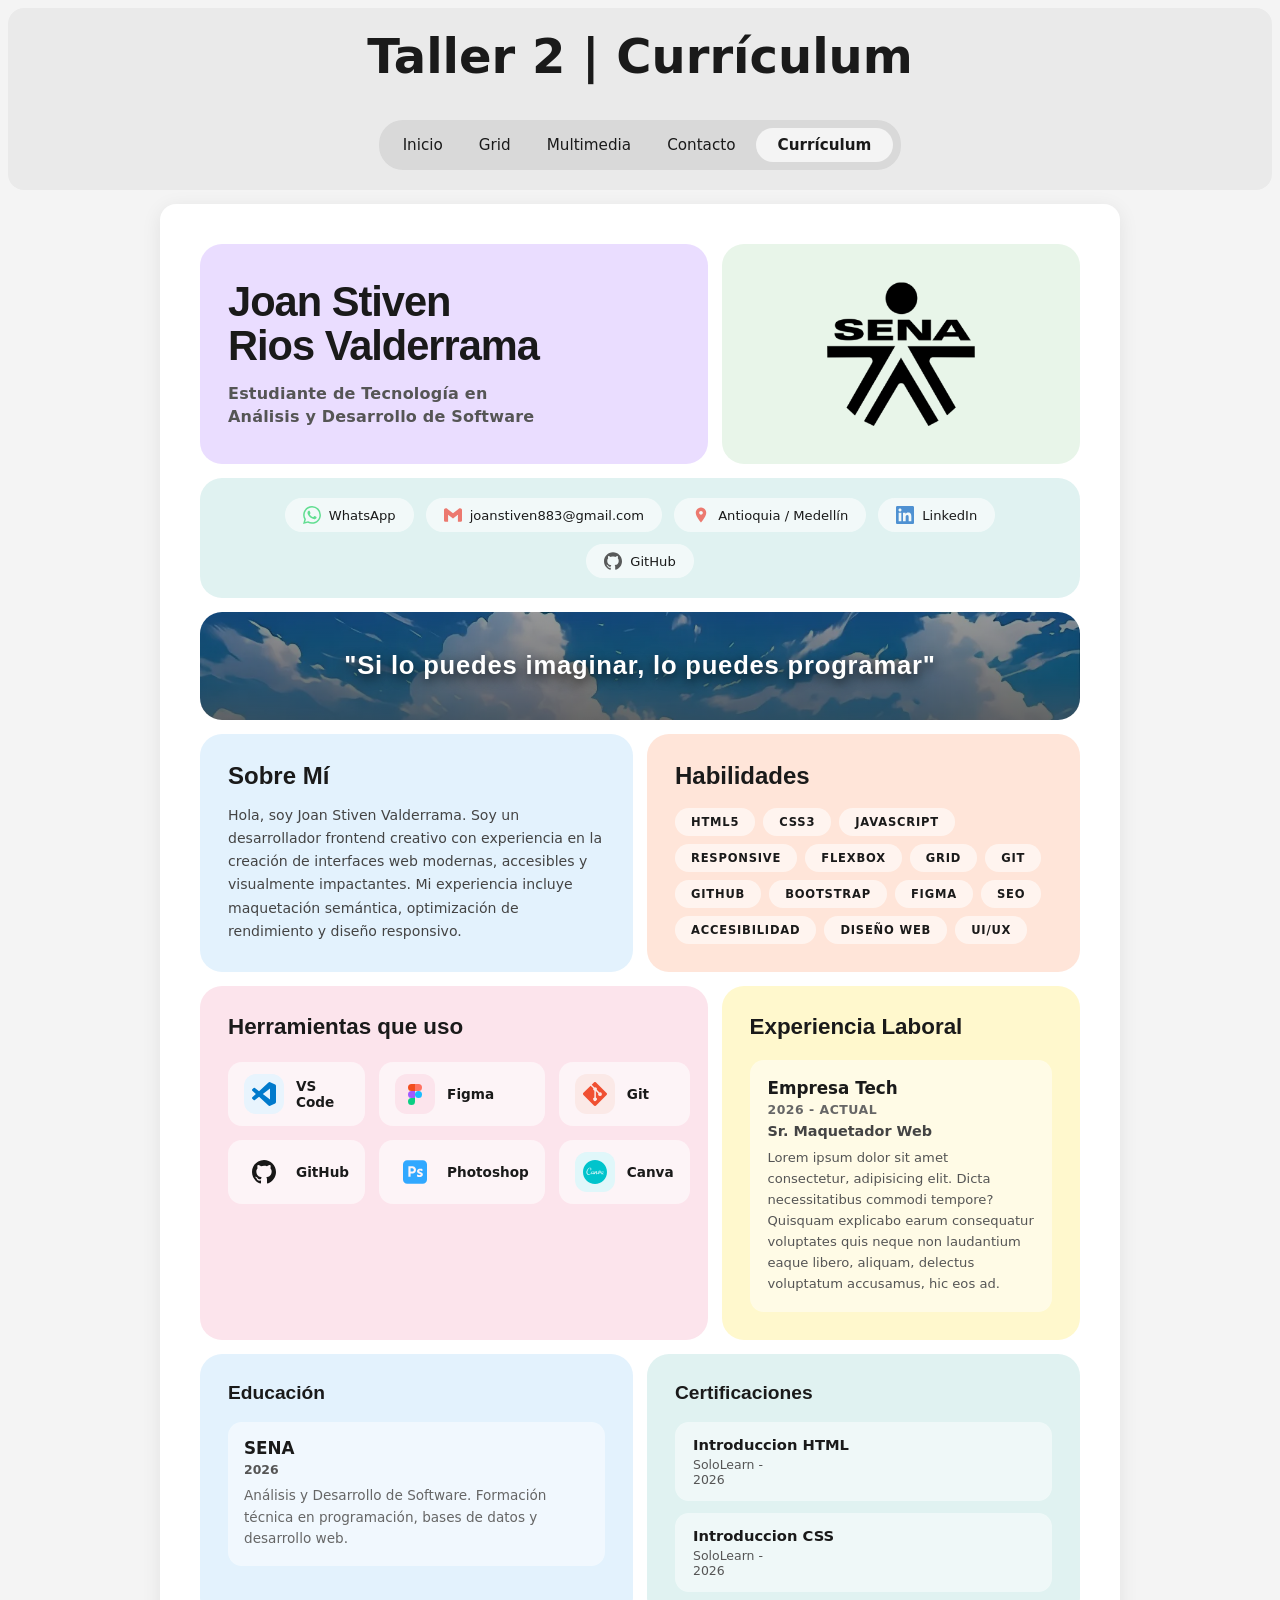
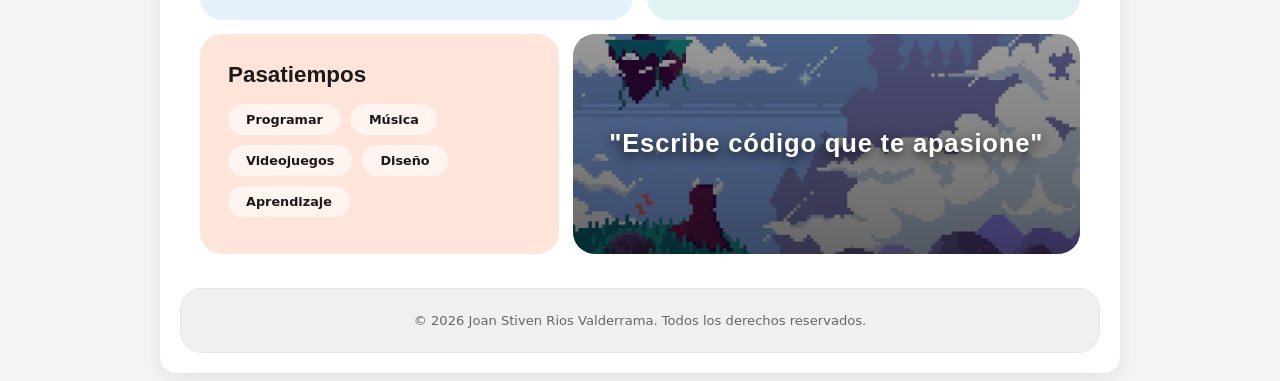
<file: projects/taller_2/cv.html>
<!DOCTYPE html>
<html lang="es-CO">

<head>
    <meta charset="UTF-8">
    <meta name="viewport" content="width=device-width, initial-scale=1.0">
    <title>Currículum — Joan Stiven Rios Valderrama</title>

    <!-- ETIQUETAS SEO -->
    <meta name="author" content="Joan Stiven Valderrama">
    <meta name="description"
        content="Currículum Vitae de Joan Stiven Valderrama, Maquetador Web y Desarrollador Frontend con experiencia en interfaces modernas y accesibles.">
    <meta name="keywords"
        content="Desarrollador Frontend, Maquetador Web, HTML, CSS, JavaScript, React, CV, Portafolio">
    <meta name="robots" content="index, follow">
    <link rel="canonical" href="cv.html" />

    <!-- RENDIMIENTO Y PWA -->
    <meta name="theme-color" content="#1a1a1a">
    <meta name="MobileOptimized" content="width">
    <meta name="HandheldFriendly" content="true">
    <meta name="mobile-web-app-capable" content="yes">
    <meta name="apple-mobile-web-app-status-bar-style" content="black-translucent">
    <link rel="shortcut icon" href="assets/img/logo_sena.webp" type="image/png">

    <!-- PRECARGA DE RECURSOS CRÍTICOS -->
    <link rel="preload" href="assets/img/logo_sena.webp" as="image">
    <link rel="preload" href="assets/img/cieloo.webp" as="image">

    <!-- ESTILOS -->
     <link rel="stylesheet" href="assets/css/base.css">
    <link rel="stylesheet" href="assets/css/cv.css">
</head>

<body>

    <header class="header">
      <h1>Taller 2 | Currículum</h1>

      <nav class="nav" aria-label="Navegación principal">
        <ul class="nav__list">
          <li class="nav__item"><a href="index.html">Inicio</a></li>
          <li class="nav__item"><a href="grid.html">Grid</a></li>
          <li class="nav__item"><a href="multimedia.html">Multimedia</a></li>
          <li class="nav__item"><a href="contact.html">Contacto</a></li>
          <li class="nav__item"><a href="cv.html" class="active">Currículum</a></li>
        </ul>
      </nav>
    </header>

    <div class="cv-page">

        <!-- ════════════════════════════════════════════════ -->
        <!-- CUADRÍCULA PRINCIPAL TIPO BENTO                  -->
        <!-- ════════════════════════════════════════════════ -->
        <main class="bento-grid">

            <!-- ── ENCABEZADO: NOMBRE Y ROL ── -->
            <header class="card card--role">
                <h2 class="role-title">Joan Stiven<br>Rios Valderrama</h2>
                <p class="role-profession">Estudiante de Tecnología en<br>Análisis y Desarrollo de Software</p>
            </header>

            <!-- ── FOTO DE PERFIL ── -->
            <figure class="card card--photo">
                <img class="profile-img" src="assets/img/logo_sena.webp" alt="Foto de Joan Stiven Valderrama"
                    width="180" height="180" fetchpriority="high" decoding="async">
            </figure>

            <!-- ── INFORMACIÓN DE CONTACTO ── -->
            <address class="card card--contact">
                <span class="contact-item">
                    <svg width="18" height="18" viewBox="0 0 24 24" fill="#25D366" aria-hidden="true">
                        <path
                            d="M17.472 14.382c-.297-.149-1.758-.867-2.03-.967-.273-.099-.471-.148-.67.15-.197.297-.767.966-.94 1.164-.173.199-.347.223-.644.075-.297-.15-1.255-.463-2.39-1.475-.883-.788-1.48-1.761-1.653-2.059-.173-.297-.018-.458.13-.606.134-.133.298-.347.446-.52.149-.174.198-.298.298-.497.099-.198.05-.371-.025-.52-.075-.149-.669-1.612-.916-2.207-.242-.579-.487-.5-.669-.51-.173-.008-.371-.01-.57-.01-.198 0-.52.074-.792.372-.272.297-1.04 1.016-1.04 2.479 0 1.462 1.065 2.875 1.213 3.074.149.198 2.096 3.2 5.077 4.487.709.306 1.262.489 1.694.625.712.227 1.36.195 1.871.118.571-.085 1.758-.719 2.006-1.413.248-.694.248-1.289.173-1.413-.074-.124-.272-.198-.57-.347m-5.421 7.403h-.004a9.87 9.87 0 01-5.031-1.378l-.361-.214-3.741.982.998-3.648-.235-.374a9.86 9.86 0 01-1.51-5.26c.001-5.45 4.436-9.884 9.888-9.884 2.64 0 5.122 1.03 6.988 2.898a9.825 9.825 0 012.893 6.994c-.003 5.45-4.437 9.884-9.885 9.884m8.413-18.297A11.815 11.815 0 0012.05 0C5.495 0 .16 5.335.157 11.892c0 2.096.547 4.142 1.588 5.945L.057 24l6.305-1.654a11.882 11.882 0 005.683 1.448h.005c6.554 0 11.89-5.335 11.893-11.893a11.821 11.821 0 00-3.48-8.413Z" />
                    </svg>
                    <span>WhatsApp</span>
                </span>
                <span class="contact-item">
                    <svg width="18" height="18" viewBox="0 0 24 24" fill="#EA4335" aria-hidden="true">
                        <path
                            d="M24 5.457v13.909c0 .904-.732 1.636-1.636 1.636h-3.819V11.73L12 16.64l-6.545-4.91v9.273H1.636A1.636 1.636 0 0 1 0 19.366V5.457c0-2.023 2.309-3.178 3.927-1.964L5.455 4.64 12 9.548l6.545-4.91 1.528-1.145C21.69 2.28 24 3.434 24 5.457z" />
                    </svg>
                    <span>joanstiven883@gmail.com</span>
                </span>
                <span class="contact-item">
                    <svg width="18" height="18" viewBox="0 0 24 24" fill="#EA4335" aria-hidden="true">
                        <path
                            d="M12 2C8.13 2 5 5.13 5 9c0 5.25 7 13 7 13s7-7.75 7-13c0-3.87-3.13-7-7-7zm0 9.5c-1.38 0-2.5-1.12-2.5-2.5s1.12-2.5 2.5-2.5 2.5 1.12 2.5 2.5-1.12 2.5-2.5 2.5z" />
                    </svg>
                    <span>Antioquia / Medellín</span>
                </span>
                <span class="contact-item">
                    <svg width="18" height="18" viewBox="0 0 24 24" fill="#0A66C2" aria-hidden="true">
                        <path
                            d="M20.447 20.452h-3.554v-5.569c0-1.328-.027-3.037-1.852-3.037-1.853 0-2.136 1.445-2.136 2.939v5.667H9.351V9h3.414v1.561h.046c.477-.9 1.637-1.85 3.37-1.85 3.601 0 4.267 2.37 4.267 5.455v6.286zM5.337 7.433c-1.144 0-2.063-.926-2.063-2.065 0-1.138.92-2.063 2.063-2.063 1.14 0 2.064.925 2.064 2.063 0 1.139-.925 2.065-2.064 2.065zm1.782 13.019H3.555V9h3.564v11.452zM22.225 0H1.771C.792 0 0 .774 0 1.729v20.542C0 23.227.792 24 1.771 24h20.451C23.2 24 24 23.227 24 22.271V1.729C24 .774 23.2 0 22.222 0h.003z" />
                    </svg>
                    <span>LinkedIn</span>
                </span>
                <span class="contact-item">
                    <svg width="18" height="18" viewBox="0 0 24 24" fill="#181717" aria-hidden="true">
                        <path
                            d="M12 .297c-6.63 0-12 5.373-12 12 0 5.303 3.438 9.8 8.205 11.385.6.113.82-.258.82-.577 0-.285-.01-1.04-.015-2.04-3.338.724-4.042-1.61-4.042-1.61C4.422 18.07 3.633 17.7 3.633 17.7c-1.087-.744.084-.729.084-.729 1.205.084 1.838 1.236 1.838 1.236 1.07 1.835 2.809 1.305 3.495.998.108-.776.417-1.305.76-1.605-2.665-.3-5.466-1.332-5.466-5.93 0-1.31.465-2.38 1.235-3.22-.135-.303-.54-1.523.105-3.176 0 0 1.005-.322 3.3 1.23.96-.267 1.98-.399 3-.405 1.02.006 2.04.138 3 .405 2.28-1.552 3.285-1.23 3.285-1.23.645 1.653.24 2.873.12 3.176.765.84 1.23 1.91 1.23 3.22 0 4.61-2.805 5.625-5.475 5.92.42.36.81 1.096.81 2.22 0 1.606-.015 2.896-.015 3.286 0 .315.21.69.825.57C20.565 22.092 24 17.592 24 12.297c0-6.627-5.373-12-12-12" />
                    </svg>
                    <span>GitHub</span>
                </span>
            </address>

            <!-- ── FRASE MOTIVACIONAL ── -->
            <blockquote class="card card--message">
                <p class="quote-text-dark">"Si lo puedes imaginar, lo puedes programar"</p>
            </blockquote>

            <!-- ── SECCIÓN SOBRE MÍ ── -->
            <section class="card card--about">
                <h2 class="card-heading-dark">Sobre Mí</h2>
                <p class="card-text-dark">
                    Hola, soy Joan Stiven Valderrama. Soy un desarrollador frontend creativo con experiencia en la
                    creación de interfaces web modernas, accesibles y visualmente impactantes. Mi experiencia incluye
                    maquetación semántica, optimización de rendimiento y diseño responsivo.
                </p>
            </section>

            <!-- ── SECCIÓN DE HABILIDADES ── -->
            <section class="card card--skills">
                <h2 class="skills-heading">Habilidades</h2>
                <ul class="skills-cloud">
                    <li class="skill-pill">HTML5</li>
                    <li class="skill-pill">CSS3</li>
                    <li class="skill-pill">JAVASCRIPT</li>
                    <li class="skill-pill">RESPONSIVE</li>
                    <li class="skill-pill">FLEXBOX</li>
                    <li class="skill-pill">GRID</li>
                    <li class="skill-pill">GIT</li>
                    <li class="skill-pill">GITHUB</li>
                    <li class="skill-pill">BOOTSTRAP</li>
                    <li class="skill-pill">FIGMA</li>
                    <li class="skill-pill">SEO</li>
                    <li class="skill-pill">ACCESIBILIDAD</li>
                    <li class="skill-pill">DISEÑO WEB</li>
                    <li class="skill-pill">UI/UX</li>
                </ul>
            </section>

            <!-- ── SECCIÓN DE HERRAMIENTAS ── -->
            <section class="card card--tools">
                <h2 class="tools-heading">Herramientas que uso</h2>
                <ul class="tools-grid">
                    <li class="tool-item">
                        <span class="tool-icon tool-icon--vs" aria-hidden="true">
                            <svg width="24" height="24" viewBox="0 0 24 24" fill="#007ACC">
                                <path
                                    d="M23.15 2.587L18.21.21a1.494 1.494 0 0 0-1.705.29l-9.46 8.63-4.12-3.128a.999.999 0 0 0-1.276.057L.327 7.261A1 1 0 0 0 .326 8.74L3.899 12 .326 15.26a1 1 0 0 0 .001 1.479L1.65 17.94a.999.999 0 0 0 1.276.057l4.12-3.128 9.46 8.63a1.492 1.492 0 0 0 1.704.29l4.942-2.377A1.5 1.5 0 0 0 24 20.06V3.939a1.5 1.5 0 0 0-.85-1.352zm-5.146 14.861L10.826 12l7.178-5.448v10.896z" />
                            </svg>
                        </span>
                        <span>VS Code</span>
                    </li>
                    <li class="tool-item">
                        <span class="tool-icon tool-icon--figma" aria-hidden="true">
                            <svg width="24" height="24" viewBox="0 0 24 24" fill="none">
                                <path d="M5 5.5A3.5 3.5 0 0 1 8.5 2H12v7H8.5A3.5 3.5 0 0 1 5 5.5z" fill="#F24E1E" />
                                <path d="M12 2h3.5a3.5 3.5 0 1 1 0 7H12V2z" fill="#FF7262" />
                                <path d="M12 12.5a3.5 3.5 0 1 1 7 0 3.5 3.5 0 1 1-7 0z" fill="#1ABCFE" />
                                <path d="M5 19.5A3.5 3.5 0 0 1 8.5 16H12v3.5a3.5 3.5 0 1 1-7 0z" fill="#0ACF83" />
                                <path d="M5 12.5A3.5 3.5 0 0 1 8.5 9H12v7H8.5A3.5 3.5 0 0 1 5 12.5z" fill="#A259FF" />
                            </svg>
                        </span>
                        <span>Figma</span>
                    </li>
                    <li class="tool-item">
                        <span class="tool-icon tool-icon--git" aria-hidden="true">
                            <svg width="24" height="24" viewBox="0 0 24 24" fill="#F05032">
                                <path
                                    d="M23.546 10.93L13.067.452a1.55 1.55 0 0 0-2.188 0L8.708 2.627l2.76 2.76a1.838 1.838 0 0 1 2.327 2.341l2.66 2.66a1.838 1.838 0 1 1-1.103 1.041l-2.48-2.48v6.53a1.838 1.838 0 1 1-1.512-.078V8.784a1.838 1.838 0 0 1-.998-2.41L7.629 3.64.452 10.818a1.55 1.55 0 0 0 0 2.187l10.48 10.48a1.55 1.55 0 0 0 2.186 0l10.43-10.43a1.55 1.55 0 0 0 0-2.125z" />
                            </svg>
                        </span>
                        <span>Git</span>
                    </li>
                    <li class="tool-item">
                        <span class="tool-icon tool-icon--github" aria-hidden="true">
                            <svg width="24" height="24" viewBox="0 0 24 24" fill="#181717">
                                <path
                                    d="M12 0C5.374 0 0 5.373 0 12c0 5.302 3.438 9.8 8.207 11.387.599.111.793-.261.793-.577v-2.234c-3.338.726-4.033-1.416-4.033-1.416-.546-1.387-1.333-1.756-1.333-1.756-1.089-.745.083-.729.083-.729 1.205.084 1.839 1.237 1.839 1.237 1.07 1.834 2.807 1.304 3.492.997.107-.775.418-1.305.762-1.604-2.665-.305-5.467-1.334-5.467-5.931 0-1.311.469-2.381 1.236-3.221-.124-.303-.535-1.524.117-3.176 0 0 1.008-.322 3.301 1.23A11.509 11.509 0 0 1 12 5.803c1.02.005 2.047.138 3.006.404 2.291-1.552 3.297-1.23 3.297-1.23.653 1.653.242 2.874.118 3.176.77.84 1.235 1.911 1.235 3.221 0 4.609-2.807 5.624-5.479 5.921.43.372.823 1.102.823 2.222v3.293c0 .319.192.694.801.576C20.566 21.797 24 17.3 24 12c0-6.627-5.373-12-12-12z" />
                            </svg>
                        </span>
                        <span>GitHub</span>
                    </li>
                    <li class="tool-item">
                        <span class="tool-icon tool-icon--photoshop" aria-hidden="true">
                            <svg width="24" height="24" viewBox="0 0 24 24" fill="#31A8FF">
                                <path d="M9.85 8.42c-.37-.15-.77-.21-1.18-.2-.26 0-.49 0-.68.01-.2-.01-.34 0-.41.01v3.36c.14.01.27.02.39.02h.53c.39 0 .78-.06 1.15-.18.32-.09.6-.28.82-.53.21-.25.31-.59.31-1.03.01-.31-.07-.62-.23-.89-.17-.26-.41-.46-.7-.57zM19.75.3H4.25C1.9.3 0 2.2 0 4.55v14.899c0 2.35 1.9 4.25 4.25 4.25h15.5c2.35 0 4.25-1.9 4.25-4.25V4.55C24 2.2 22.1.3 19.75.3zm-7.391 11.65c-.399.56-.959.98-1.609 1.22-.68.25-1.43.34-2.25.34-.24 0-.4 0-.5-.01s-.24-.01-.43-.01v3.209c.01.07-.04.131-.11.141H5.52c-.08 0-.12-.041-.12-.131V6.42c0-.07.03-.11.1-.11.17 0 .33 0 .56-.01.24-.01.49-.01.76-.02s.56-.01.87-.02c.31-.01.61-.01.91-.01.82 0 1.5.1 2.06.31.5.17.96.45 1.34.82.32.32.57.71.73 1.14.149.42.229.85.229 1.3.001.86-.199 1.57-.6 2.13zm7.091 3.89c-.28.4-.671.709-1.12.891-.49.209-1.09.318-1.811.318-.459 0-.91-.039-1.359-.129-.35-.061-.7-.17-1.02-.32-.07-.039-.121-.109-.111-.189v-1.74c0-.029.011-.07.041-.09.029-.02.06-.01.09.01.39.23.8.391 1.24.49.379.1.779.15 1.18.15.38 0 .65-.051.83-.141.16-.07.27-.24.27-.42 0-.141-.08-.27-.24-.4-.16-.129-.489-.279-.979-.471-.51-.18-.979-.42-1.42-.719-.31-.221-.569-.51-.761-.85-.159-.32-.239-.67-.229-1.021 0-.43.12-.84.341-1.21.25-.4.619-.72 1.049-.92.469-.239 1.059-.349 1.769-.349.41 0 .83.03 1.24.09.3.04.59.12.86.23.039.01.08.05.1.09.01.04.02.08.02.12v1.63c0 .04-.02.08-.05.1-.09.02-.14.02-.18 0-.3-.16-.62-.27-.96-.34-.37-.08-.74-.13-1.12-.13-.2-.01-.41.02-.601.07-.129.03-.24.1-.31.2-.05.08-.08.18-.08.27s.04.18.101.26c.09.11.209.2.34.27.229.12.47.23.709.33.541.18 1.061.43 1.541.73.33.209.6.49.789.83.16.318.24.67.23 1.029.011.471-.129.94-.389 1.331z" />
                            </svg>
                        </span>
                        <span>Photoshop</span>
                    </li>
                    <li class="tool-item">
                        <span class="tool-icon tool-icon--canva" aria-hidden="true">
                            <svg width="24" height="24" viewBox="0 0 24 24" fill="#00C4CC">
                                <path d="M12 0C5.373 0 0 5.373 0 12s5.373 12 12 12 12-5.373 12-12S18.627 0 12 0zM6.962 7.68c.754 0 1.337.549 1.405 1.2.069.583-.171 1.097-.822 1.406-.343.171-.48.172-.549.069-.034-.069 0-.137.069-.206.617-.514.617-.926.548-1.508-.034-.378-.308-.618-.583-.618-1.2 0-2.914 2.674-2.674 4.629.103.754.549 1.646 1.509 1.646.308 0 .65-.103.96-.24.5-.264.799-.47 1.097-.8-.073-.885.704-2.046 1.851-2.046.515 0 .926.205.96.583.068.514-.377.582-.514.582s-.378-.034-.378-.17c-.034-.138.309-.07.275-.378-.035-.206-.24-.274-.446-.274-.72 0-1.131.994-1.029 1.611.035.275.172.549.447.549.205 0 .514-.31.617-.755.068-.308.343-.514.583-.514.102 0 .17.034.205.171v.138c-.034.137-.137.548-.102.651 0 .069.034.171.17.171.092 0 .436-.18.777-.459.117-.59.253-1.298.253-1.357.034-.24.137-.48.617-.48.103 0 .171.034.205.171v.138l-.136.617c.445-.583 1.097-.994 1.508-.994.172 0 .309.102.309.274 0 .103 0 .274-.069.446-.137.377-.309.96-.412 1.474 0 .137.035.274.207.274.171 0 .685-.206 1.096-.754l.007-.004c-.002-.068-.007-.134-.007-.202 0-.411.035-.754.104-.994.068-.274.411-.514.617-.514.103 0 .205.069.205.171 0 .035 0 .103-.034.137-.137.446-.24.857-.24 1.269 0 .24.034.582.102.788 0 .034.035.069.07.069.068 0 .548-.445.89-1.028-.308-.206-.48-.549-.48-.96 0-.72.446-1.097.858-1.097.343 0 .617.24.617.72 0 .308-.103.65-.274.96h.102a.77.77 0 0 0 .584-.24.293.293 0 0 1 .134-.117c.335-.425.83-.74 1.41-.74.48 0 .924.205.959.582.068.515-.378.618-.515.618l-.002-.002c-.138 0-.377-.035-.377-.172 0-.137.309-.068.274-.376-.034-.206-.24-.275-.446-.275-.686 0-1.13.891-1.028 1.611.034.275.171.583.445.583.206 0 .515-.308.652-.754.068-.274.343-.514.583-.514.103 0 .17.034.205.171 0 .069 0 .206-.137.652-.17.308-.171.48-.137.617.034.274.171.48.309.583.034.034.068.102.068.102 0 .069-.034.138-.137.138-.034 0-.068 0-.103-.035-.514-.205-.72-.548-.789-.891-.205.24-.445.377-.72.377-.445 0-.89-.411-.96-.926a1.609 1.609 0 0 1 .075-.649c-.203.13-.422.203-.623.203h-.17c-.447.652-.927 1.098-1.27 1.303a.896.896 0 0 1-.377.104c-.068 0-.171-.035-.205-.104-.095-.152-.156-.392-.193-.667-.481.527-1.145.805-1.453.805-.343 0-.548-.206-.582-.55v-.376c.102-.754.377-1.2.377-1.337a.074.074 0 0 0-.069-.07c-.24 0-1.028.824-1.166 1.373l-.103.445c-.068.309-.377.515-.582.515-.103 0-.172-.035-.206-.172v-.137l.046-.233c-.435.31-.87.508-1.075.508-.308 0-.48-.172-.514-.412-.206.274-.445.412-.754.412-.352 0-.696-.24-.862-.593-.244.275-.523.553-.852.764-.48.309-1.028.549-1.68.549-.582 0-1.097-.309-1.371-.583-.412-.377-.651-.96-.686-1.509-.205-1.68.823-3.84 2.4-4.8.378-.205.755-.343 1.132-.343zm9.77 3.291c-.104 0-.172.172-.172.343 0 .274.137.583.309.755a1.74 1.74 0 0 0 .102-.583c0-.343-.137-.515-.24-.515z" />
                            </svg>
                        </span>
                        <span>Canva</span>
                    </li>
                </ul>
            </section>

            <!-- ── SECCIÓN DE EXPERIENCIA LABORAL ── -->
            <section class="card card--experience">
                <h2 class="card-heading-light">Experiencia Laboral</h2>
                <article class="experience-block">
                    <h3 class="exp-company">Empresa Tech</h3>
                    <time class="exp-period" datetime="2023">2026 - Actual</time>
                    <p class="exp-role">Sr. Maquetador Web</p>
                    <p class="exp-desc">Lorem ipsum dolor sit amet consectetur, adipisicing elit. Dicta necessitatibus commodi tempore? Quisquam explicabo earum consequatur voluptates quis neque non laudantium eaque libero, aliquam, delectus voluptatum accusamus, hic eos ad.</p>
                </article>
            </section>

            <!-- ── SECCIÓN DE EDUCACIÓN ── -->
            <section class="card card--education">
                <h2 class="section-heading-pill">Educación</h2>
                <article class="edu-block">
                    <h3 class="edu-institution">SENA</h3>
                    <time class="edu-year" datetime="2026">2026</time>
                    <p class="edu-detail">Análisis y Desarrollo de Software. Formación técnica en programación, bases de
                        datos y desarrollo web.</p>
                </article>
            </section>

            <!-- ── SECCIÓN DE CERTIFICACIONES ── -->
            <section class="card card--certs">
                <h2 class="section-heading-pill">Certificaciones</h2>
                <ul class="cert-list">
                    <li class="cert-item">
                        <strong class="cert-name">Introduccion HTML</strong>
                        <span class="cert-source">SoloLearn - <time datetime="2026">2026</time></span>
                    </li>
                    <li class="cert-item">
                        <strong class="cert-name">Introduccion CSS</strong>
                        <span class="cert-source">SoloLearn - <time datetime="2026">2026</time></span>
                    </li>
                </ul>
            </section>

            <!-- ── SECCIÓN DE PASATIEMPOS ── -->
            <section class="card card--hobbies">
                <h2 class="hobbies-title">Pasatiempos</h2>
                <ul class="hobbies-tags">
                    <li class="hobby-tag">Programar</li>
                    <li class="hobby-tag">Música</li>
                    <li class="hobby-tag">Videojuegos</li>
                    <li class="hobby-tag">Diseño</li>
                    <li class="hobby-tag">Aprendizaje</li>
                </ul>
            </section>

            <!-- ── FRASE CON IMAGEN DECORATIVA ── -->
            <figure class="card card--love">
                <img src="assets/img/pixel_art.webp" alt="Pixel Art de programación" class="love-img" loading="lazy"
                    decoding="async">
                <figcaption class="quote-text-dark" style="position: relative; z-index: 1;">"Escribe código que te
                    apasione"</figcaption>
            </figure>

        </main>

        <!-- PIE DE PÁGINA -->
        <footer class="main-footer">
            <p>&copy; 2026 Joan Stiven Rios Valderrama. Todos los derechos reservados.</p>
        </footer>

    </div>
</body>

</html>
</file>
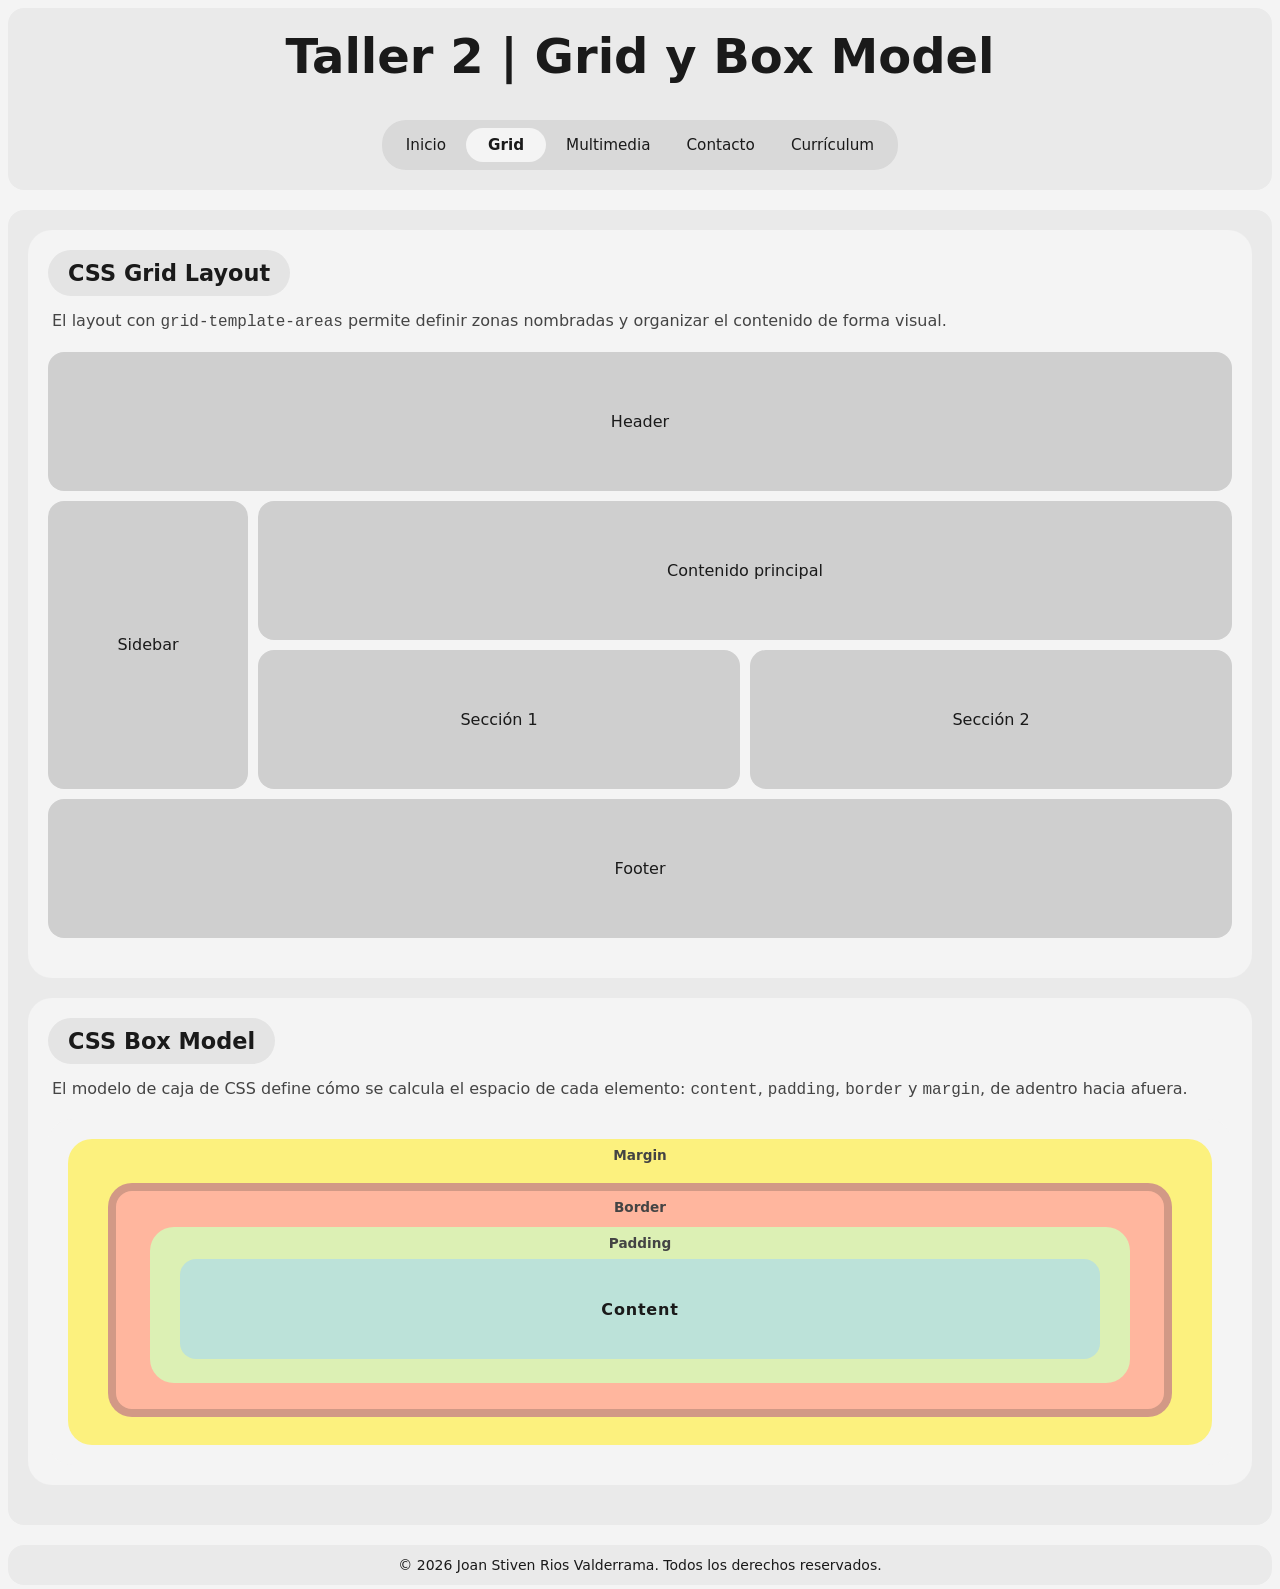
<file: projects/taller_2/grid.html>
<!doctype html>
<html lang="es-CO">
  <head>
    <meta charset="UTF-8" />
    <meta name="viewport" content="width=device-width, initial-scale=1.0" />
    <title>Taller 2 | Grid y Box Model | HTML y CSS</title>

    <!-- TAGS SEO -->
    <meta name="author"      content="Joan Stiven Rios Valderrama" />
    <meta name="description" content="Ejemplo de diseño con CSS Grid y Box Model en el Taller 2 de HTML y CSS." />
    <meta name="keywords"    content="Desarrollo, Frontend, Maquetado Web, HTML, CSS, Grid, Box Model" />
    <meta name="robots"      content="index, follow" />
    <link rel="canonical" href="grid.html" />

    <!-- TAGS Mobile / PWA -->
    <meta name="theme-color"                           content="#1a1a1a" />
    <meta name="MobileOptimized"                       content="width" />
    <meta name="HandheldFriendly"                      content="true" />
    <meta name="mobile-web-app-capable"                content="yes" />
    <meta name="apple-mobile-web-app-status-bar-style" content="black-translucent" />

    <link rel="shortcut icon" href="./assets/img/logo.png" type="image/png" />

    <link rel="stylesheet" href="./assets/css/base.css" />
    <link rel="stylesheet" href="./assets/css/grid.css" />
  </head>

  <body>

    <!-- HEADER -->
    <header class="header">
      <h1>Taller 2 | Grid y Box Model</h1>

      <nav class="nav" aria-label="Navegación principal">
        <ul class="nav__list">
          <li class="nav__item"><a href="index.html">Inicio</a></li>
          <li class="nav__item"><a href="grid.html" class="active">Grid</a></li>
          <li class="nav__item"><a href="multimedia.html">Multimedia</a></li>
          <li class="nav__item"><a href="contact.html">Contacto</a></li>
          <li class="nav__item"><a href="cv.html">Currículum</a></li>
        </ul>
      </nav>
    </header>

    <!-- MAIN -->
    <main>

      <!-- CSS Grid layout example -->
      <section aria-labelledby="titulo-grid">
        <div class="section-card">
          <h2 id="titulo-grid" class="section-title">CSS Grid Layout</h2>
          <p class="section-description">
            El layout con <code>grid-template-areas</code> permite definir zonas
            nombradas y organizar el contenido de forma visual.
          </p>

          <div class="layout-grid">
            <header class="grid-cell cell--header">Header</header>
            <aside  class="grid-cell cell--sidebar">Sidebar</aside>
            <div    class="grid-cell cell--main">Contenido principal</div>
            <section class="grid-cell cell--sec1">Sección 1</section>
            <section class="grid-cell cell--sec2">Sección 2</section>
            <footer class="grid-cell cell--footer">Footer</footer>
          </div>
        </div>
      </section>

      <!-- Box model example -->
      <section aria-labelledby="titulo-boxmodel">
        <div class="section-card">
          <h2 id="titulo-boxmodel" class="section-title">CSS Box Model</h2>
          <p class="section-description">
            El modelo de caja de CSS define cómo se calcula el espacio de cada
            elemento: <code>content</code>, <code>padding</code>,
            <code>border</code> y <code>margin</code>, de adentro hacia afuera.
          </p>

          <div class="box-model">
            <div class="box-margin">
              <span class="box-label">Margin</span>
              <div class="box-border">
                <span class="box-label">Border</span>
                <div class="box-padding">
                  <span class="box-label">Padding</span>
                  <div class="box-content">Content</div>
                </div>
              </div>
            </div>
          </div>
        </div>
      </section>

    </main>

    <!-- FOOTER -->
    <footer class="footer">
      <p>&copy; 2026 Joan Stiven Rios Valderrama. Todos los derechos reservados.</p>
    </footer>

  </body>
</html>
</file>
<file: projects/box-model/style.css>
.container-box-model {
  margin-bottom: 20px;
}

.box-margin,
.box-border,
.box-padding {
  border-radius: 8px;
  position: relative;
  width: fit-content;
  text-align: center;
}

.box-margin {
  background-color: #ffdfa7;
  padding: 44px 40px 28px;
  display: flex;
  justify-content: center;
  align-items: center;
}

.box-border {
  background-color: #ffa7a7;
  padding: 36px 34px 26px;
  border-radius: 8px;
  border: 8px solid #33333338;
  display: flex;
  justify-content: center;
  align-items: center;
}

.box-padding {
  background-color: #d3ffba;
  padding: 32px 30px 24px;
  display: flex;
  justify-content: center;
  align-items: center;
}

.box-label {
  position: absolute;
  top: 0;
  color: #1f1f1f;
}

.box-content {
  background-color: rgb(104, 187, 255);
  width: 220px;
  min-height: 120px;
  border-radius: 8px;
  display: flex;
  align-items: center;
  justify-content: center;
  font-weight: 700;
  color: #1f1f1f;
  text-transform: uppercase;
  letter-spacing: 0.05em;
  padding: 18px;
}
</file>
<file: projects/taller_1/assets/css/style.css>
/* ══════════════════════════════════════════════════════════════
   CV CREATIVO CON BENTO-GRID — Diseño tipo Bento moderno
   ══════════════════════════════════════════════════════════════ */

:root {
    /* ── Paleta Principal ── */
    --clr-dark: #1a1a1a;
    --clr-dark-card: #232323;
    --clr-white: #ffffff;
    --clr-gray: #f0f0f0;
    --clr-off-white: var(--clr-gray);
    --clr-body-bg: var(--clr-gray);
    --clr-border: #e5e5e5;

    /* ── Colores de Acento ── */
    --clr-lavender: #eaddff;
    --clr-yellow: #fff8cd;
    --clr-peach: #ffe5d9;
    --clr-blue-soft: #e3f2fd;
    --clr-green-soft: #e8f5e9;
    --clr-mint: #e0f2f1;
    --clr-pink-soft: #fce4ec;

    /* ── Tipografía ── */
    --font-body: 'Segoe UI', sans-serif;
    --font-display: 'Segoe UI', sans-serif;

    /* ── Espaciado ── */
    --gap: 14px;
    --radius: 22px;
    --radius-sm: 14px;
    --radius-pill: 100px;
}

/* ══════════════════════════════════
   REINICIO Y BASE
   ══════════════════════════════════ */
*,
*::before,
*::after {
    box-sizing: border-box;
    margin: 0;
    padding: 0;
}

html {
    scroll-behavior: smooth;
    -webkit-text-size-adjust: 100%;
}

body {
    font-family: var(--font-body);
    line-height: 1.55;
    color: var(--clr-dark);
    background-color: var(--clr-body-bg);
    -webkit-font-smoothing: antialiased;
    -moz-osx-font-smoothing: grayscale;
    padding: 20px;
}

a {
    color: inherit;
    text-decoration: none;
}

ul,
ol {
    list-style: none;
}

/* ── Reinicio de etiquetas semánticas ── */
address {
    font-style: normal;
}

blockquote,
figure {
    margin: 0;
}

time {
    display: block;
}

figcaption {
    display: block;
}

img {
    max-width: 100%;
    height: auto;
    display: block;
}

/* ══════════════════════════════════
   CONTENEDOR DE PÁGINA
   ══════════════════════════════════ */
.cv-page {
    max-width: 960px;
    margin: 0 auto;
    background-color: #ffffff;
    padding: 20px;
    box-shadow: 0 4px 20px rgba(0, 0, 0, 0.08);
    border-radius: 16px;
    overflow: hidden;
}

/* ══════════════════════════════════
   CUADRÍCULA BENTO
   ══════════════════════════════════ */
.bento-grid {
    display: grid;
    grid-template-columns: repeat(12, 1fr);
    gap: var(--gap);
    margin-bottom: var(--gap);
}

/* ── Tarjeta Base ── */
.card {
    border-radius: var(--radius);
    padding: 24px;
    position: relative;
    overflow: hidden;
}

/* ── Efecto de ruido (noise) para todos los contenedores ── */
.card::before,
.main-footer::before {
    content: '';
    position: absolute;
    inset: 0;
    z-index: 1;
    pointer-events: none;
    opacity: 1;
    background-image: url("data:image/svg+xml,%3Csvg viewBox='0 0 256 256' xmlns='http://www.w3.org/2000/svg'%3E%3Cfilter id='noise'%3E%3CfeTurbulence type='fractalNoise' baseFrequency='0.85' numOctaves='4' stitchTiles='stitch'/%3E%3C/filter%3E%3Crect width='100%25' height='100%25' filter='url(%23noise)'/%3E%3C/svg%3E");
    background-repeat: repeat;
    background-size: 256px 256px;
    mix-blend-mode: overlay;
    border-radius: inherit;
}


/* ══════════════════════════════════
   VARIANTES DE TARJETA
   ══════════════════════════════════ */

/* ── 1. TARJETA DE NOMBRE Y ROL ── */
.card--role {
    grid-column: span 7;
    grid-row: span 1;
    background-color: var(--clr-lavender);
    border: 1.5px solid #cba6f0;
    padding: 28px;
    display: flex;
    flex-direction: column;
    justify-content: center;
}

.role-title {
    font-family: var(--font-display);
    font-size: clamp(1.8rem, 3.5vw, 2.6rem);
    font-weight: 900;
    line-height: 1.05;
    letter-spacing: -1px;
    color: var(--clr-dark);
    margin-bottom: 16px;
}

.role-profession {
    font-size: 1rem;
    font-weight: 600;
    color: #555;
    line-height: 1.4;
    letter-spacing: 0.2px;
}



/* ── 2. TARJETA DE FOTO ── */
.card--photo {
    grid-column: span 5;
    grid-row: span 1;
    background-color: var(--clr-green-soft);
    border: 1.5px solid #c8e6c9;
    display: flex;
    align-items: center;
    justify-content: center;
    padding: 20px;
    min-height: 200px;
}

.profile-img {
    width: 100%;
    max-width: 180px;
    aspect-ratio: 1;
    border-radius: 50%;
    object-fit: cover;
}

/* ── 3. TARJETA DE FRASE MOTIVACIONAL ── */
.card--message {
    grid-column: span 12;
    background-image: linear-gradient(rgba(0, 0, 0, 0.4), rgba(0, 0, 0, 0.6)), url('../img/cieloo.webp');
    background-size: cover;
    background-position: top center;
    border: 1.5px solid #bbdefb;
    display: flex;
    align-items: center;
    justify-content: center;
    padding: 36px 32px;
}

.quote-text-dark {
    font-family: var(--font-display);
    font-size: clamp(1.2rem, 2.8vw, 1.6rem);
    font-weight: 800;
    line-height: 1.4;
    color: var(--clr-white);
    text-align: center;
    letter-spacing: 0.8px;
    text-shadow: 0 4px 12px rgba(0, 0, 0, 0.8);
}

/* ── 4. TARJETA DE CONTACTO ── */
.card--contact {
    grid-column: span 12;
    background-color: var(--clr-mint);
    border: 1.5px solid #b2dfdb;
    padding: 20px 28px;
    display: flex;
    flex-wrap: wrap;
    justify-content: center;
    gap: 12px;
    align-items: center;
}

.contact-item {
    display: inline-flex;
    align-items: center;
    gap: 8px;
    background-color: rgba(255, 255, 255, 0.6);
    padding: 8px 18px;
    border-radius: var(--radius-pill);
    font-size: 0.82rem;
    font-weight: 500;
    color: var(--clr-dark);
    border: 1px solid rgba(255, 255, 255, 0.8);
    cursor: default;
}

.contact-item svg {
    flex-shrink: 0;
    opacity: 0.7;
}

/* ── 5. TARJETA SOBRE MÍ ── */
.card--about {
    grid-column: span 6;
    background-color: var(--clr-blue-soft);
    border: 1.5px solid #bbdefb;
    padding: 28px;
}

.card-heading-dark {
    font-family: var(--font-display);
    font-size: 1.5rem;
    font-weight: 800;
    color: var(--clr-dark);
    margin-bottom: 14px;
}

.card-text-dark {
    font-size: 0.88rem;
    color: #444;
    line-height: 1.65;
}

/* ── 6. TARJETA DE HABILIDADES ── */
.card--skills {
    grid-column: span 6;
    background-color: var(--clr-peach);
    border: 1.5px solid #ffccbc;
    padding: 28px;
}

.skills-heading {
    font-family: var(--font-display);
    font-size: 1.5rem;
    font-weight: 800;
    color: var(--clr-dark);
    margin-bottom: 18px;
}

.skills-cloud {
    display: flex;
    flex-wrap: wrap;
    gap: 8px;
}

.skill-pill {
    display: inline-block;
    background-color: rgba(255, 255, 255, 0.6);
    color: var(--clr-dark);
    border: 1px solid rgba(255, 255, 255, 0.8);
    padding: 7px 16px;
    border-radius: var(--radius-pill);
    font-size: 0.72rem;
    font-weight: 600;
    letter-spacing: 0.8px;
    text-transform: uppercase;
}

/* ── 7. TARJETA DE HERRAMIENTAS ── */
.card--tools {
    grid-column: span 7;
    background-color: var(--clr-pink-soft);
    border: 1.5px solid #f8bbd0;
    padding: 28px;
}

.tools-heading {
    font-family: var(--font-display);
    font-size: 1.4rem;
    font-weight: 800;
    color: var(--clr-dark);
    margin-bottom: 22px;
}

.tools-grid {
    display: grid;
    grid-template-columns: repeat(3, 1fr);
    gap: 14px;
}

.tool-item {
    display: flex;
    align-items: center;
    gap: 12px;
    background-color: rgba(255, 255, 255, 0.6);
    padding: 12px 16px;
    border-radius: var(--radius-sm);
    border: 1px solid rgba(255, 255, 255, 0.8);
    font-size: 0.85rem;
    font-weight: 600;
    color: var(--clr-dark);
}

.tool-icon {
    width: 40px;
    height: 40px;
    border-radius: 12px;
    display: flex;
    align-items: center;
    justify-content: center;
    flex-shrink: 0;
}

.tool-icon--vs {
    background-color: #e8f4fd;
}

.tool-icon--figma {
    background-color: #fce4ec;
}

.tool-icon--git {
    background-color: #fbe9e7;
}

.tool-icon--chrome {
    background-color: #e8f5e9;
}

.tool-icon--npm {
    background-color: #ffebee;
}

.tool-icon--canva {
    background-color: #e0f7fa;
}

/* ── 8. TARJETA DE EXPERIENCIA LABORAL ── */
.card--experience {
    grid-column: span 5;
    background-color: var(--clr-yellow);
    border: 1.5px solid #ffecb3;
    padding: 28px;
}

.card-heading-light {
    font-family: var(--font-display);
    font-size: 1.4rem;
    font-weight: 800;
    color: var(--clr-dark);
    margin-bottom: 20px;
}

.experience-block {
    padding: 18px;
    background-color: rgba(255, 255, 255, 0.5);
    border-radius: var(--radius-sm);
    border: 1px solid rgba(255, 255, 255, 0.8);
}

.exp-company {
    font-size: 1.05rem;
    font-weight: 700;
    color: var(--clr-dark);
    margin-bottom: 4px;
}

.exp-period {
    font-size: 0.78rem;
    color: #666;
    font-weight: 600;
    margin-bottom: 6px;
    text-transform: uppercase;
    letter-spacing: 0.5px;
}

.exp-role {
    font-size: 0.9rem;
    font-weight: 600;
    color: #444;
    margin-bottom: 8px;
}

.exp-desc {
    font-size: 0.82rem;
    color: #555;
    line-height: 1.6;
}

/* ── 9. TARJETA DE EDUCACIÓN ── */
.card--education {
    grid-column: span 6;
    background-color: var(--clr-blue-soft);
    border: 1.5px solid #bbdefb;
    padding: 28px;
}

.section-heading-pill {
    display: inline-block;
    font-family: var(--font-display);
    font-size: 1.2rem;
    font-weight: 800;
    color: var(--clr-dark);
    margin-bottom: 18px;
}

.edu-block {
    padding: 16px;
    background-color: rgba(255, 255, 255, 0.5);
    border-radius: var(--radius-sm);
    border: 1px solid rgba(255, 255, 255, 0.8);
}

.edu-institution {
    font-size: 1.05rem;
    font-weight: 700;
    color: var(--clr-dark);
    margin-bottom: 4px;
}

.edu-year {
    font-size: 0.78rem;
    color: #555;
    font-weight: 600;
    margin-bottom: 8px;
}

.edu-detail {
    font-size: 0.85rem;
    color: #666;
    line-height: 1.6;
}

/* ── 10. TARJETA DE CERTIFICACIONES ── */
.card--certs {
    grid-column: span 6;
    background-color: var(--clr-mint);
    border: 1.5px solid #b2dfdb;
    padding: 28px;
}

.cert-list {
    display: flex;
    flex-direction: column;
    gap: 12px;
}

.cert-item {
    display: flex;
    flex-direction: column;
    padding: 14px 18px;
    background-color: rgba(255, 255, 255, 0.5);
    border-radius: var(--radius-sm);
    border: 1px solid rgba(255, 255, 255, 0.8);
}

.cert-name {
    font-size: 0.92rem;
    font-weight: 700;
    color: var(--clr-dark);
}

.cert-source {
    font-size: 0.78rem;
    color: #555;
    margin-top: 4px;
}

/* ── 11. TARJETA DE PASATIEMPOS ── */
.card--hobbies {
    grid-column: span 5;
    background-color: var(--clr-peach);
    border: 1.5px solid #ffccbc;
    padding: 28px;
}

.hobbies-title {
    font-family: var(--font-display);
    font-size: 1.4rem;
    font-weight: 800;
    color: var(--clr-dark);
    margin-bottom: 16px;
}

.hobbies-tags {
    display: flex;
    flex-wrap: wrap;
    gap: 10px;
}

.hobby-tag {
    display: inline-flex;
    align-items: center;
    padding: 8px 18px;
    border-radius: var(--radius-pill);
    font-size: 0.8rem;
    font-weight: 600;
    color: var(--clr-dark);
    border: 1px solid rgba(255, 255, 255, 0.8);
    background-color: rgba(255, 255, 255, 0.6);
}

/* ── 12. TARJETA DE FRASE CON IMAGEN ── */
.card--love {
    grid-column: span 7;
    background-color: var(--clr-lavender);
    border: 1.5px solid #bbdefb;
    position: relative;
    overflow: hidden;
    min-height: 220px;
    display: flex;
    align-items: center;
    justify-content: center;
    padding: 36px 32px;
}

.card--love::after {
    content: '';
    position: absolute;
    inset: 0;
    background: linear-gradient(rgba(0, 0, 0, 0.4), rgba(0, 0, 0, 0.6));
    pointer-events: none;
}

.love-img {
    position: absolute;
    top: 0;
    left: 0;
    width: 100%;
    height: 100%;
    object-fit: cover;
    transform: scale(1.27);
    /* 15% de zoom */
}

/* ══════════════════════════════════
   PIE DE PÁGINA
   ══════════════════════════════════ */
.main-footer {
    position: relative;
    overflow: hidden;
    background-color: var(--clr-off-white);
    color: #666;
    text-align: center;
    padding: 24px;
    font-size: 0.82rem;
    margin-top: var(--gap);
    border-radius: var(--radius);
    border: 1.5px solid var(--clr-border);
}



/* ══════════════════════════════════
   RESPONSIVO: TABLETA
   ══════════════════════════════════ */
@media (max-width: 900px) {
    .bento-grid {
        grid-template-columns: repeat(6, 1fr);
    }

    .card--role {
        grid-column: span 4;
        grid-row: span 1;
    }

    .card--photo {
        grid-column: span 2;
        grid-row: span 1;
    }


    .card--message {
        grid-column: span 6;
    }

    .card--contact {
        grid-column: span 6;
    }

    .card--about {
        grid-column: span 6;
    }

    .card--skills {
        grid-column: span 6;
    }

    .card--tools {
        grid-column: span 6;
    }

    .card--experience {
        grid-column: span 6;
    }

    .card--education {
        grid-column: span 6;
    }

    .card--certs {
        grid-column: span 6;
    }

    .card--hobbies {
        grid-column: span 3;
    }

    .card--love {
        grid-column: span 3;
    }

    .tools-grid {
        grid-template-columns: repeat(2, 1fr);
    }
}

/* ══════════════════════════════════
   RESPONSIVO: MÓVIL
   ══════════════════════════════════ */
@media (max-width: 600px) {
    body {
        padding: 10px;
    }

    .bento-grid {
        grid-template-columns: 1fr;
        gap: 10px;
    }

    .card--role,
    .card--photo,
    .card--message,
    .card--contact,
    .card--about,
    .card--skills,
    .card--tools,
    .card--experience,
    .card--education,
    .card--certs,
    .card--hobbies,
    .card--love {
        grid-column: span 1;
        grid-row: span 1;
    }

    .card--photo {
        min-height: 180px;
    }

    .profile-img {
        max-width: 140px;
    }

    .role-title {
        font-size: 2rem;
    }

    .tools-grid {
        grid-template-columns: 1fr 1fr;
    }

    .contact-item {
        font-size: 0.75rem;
        padding: 6px 14px;
    }

    .card {
        padding: 20px;
    }
}
</file>
<file: projects/taller_2/assets/css/base.css>
/* base.css — Shared styles for all pages */


/* Global CSS variables */

:root {
  --background:         #f4f4f4;
  --surface:            #eaeaea;
  --surface-secondary:  #d9d9d9;
  --surface-tertiary:   #cfcfcf;
  --surface-media:      #e4e4e4;

  --text-primary:   #1a1a1a;
  --text-muted:     #444444;
  --link-color:     #1a1a1a;

  --font-family: "Segoe UI", system-ui, sans-serif;

  --radius-small:  12px;
  --radius-medium: 16px;
  --radius-large:  24px;
  --radius-pill:   999px;

  --gap:     20px;
  --padding: 20px;
}


/* Remove default browser styles */

*,
*::before,
*::after {
  margin: 0;
  padding: 0;
  box-sizing: border-box;
  -webkit-tap-highlight-color: transparent;   /* Remove tap highlight on mobile devices */
}

::-webkit-scrollbar {
  display: none;     /* Hide the scrollbar */
}

h1 {
  margin-bottom: 24px;
  font-size: 3rem;
}


/* Global document styles */

body {
  font-family: var(--font-family);
  background-color: var(--background);
  color: var(--text-primary);
  min-height: 100vh;
  display: flex;
  flex-direction: column;
  padding: 8px;
  gap: var(--gap);
}

a {
  text-decoration: none;
  color: var(--link-color);
}


/* Header */

.header {
  width: 100%;
  padding: var(--padding);
  border-radius: var(--radius-medium);
  background-color: var(--surface);
  display: flex;
  flex-direction: column;
  align-items: center;
  gap: 12px;
}


/* Navigation */

.nav {
  display: inline-flex;
  background-color: var(--surface-secondary);
  padding: 8px;
  border-radius: var(--radius-large);
}

.nav__list {
  display: flex;
  align-items: center;
  flex-wrap: wrap;
  justify-content: center;
  gap: 4px;
  list-style: none;
}

.nav__item a {
  display: block;
  padding: 8px 16px;
  border-radius: var(--radius-pill);
  font-size: 0.95rem;
  white-space: nowrap;
  transition:
    padding          0.35s cubic-bezier(0.34, 1.56, 0.64, 1),
    background-color 0.25s ease;
}

.nav__item a:hover {
  background-color: var(--surface);
  padding: 8px 26px;
}

.nav__item a:active {
  padding: 8px 30px;
}

.nav__item a.active {
  background-color: var(--background);
  font-weight: 600;
  padding: 8px 22px;
}


/* Main content area */

main {
  flex: 1;
  width: 100%;
  padding: var(--padding);
  border-radius: var(--radius-medium);
  background-color: var(--surface);
}


/* Footer */

.footer {
  width: 100%;
  padding: 12px var(--padding);
  border-radius: var(--radius-medium);
  background-color: var(--surface);
  text-align: center;
  font-size: 0.875rem;
  color: var(--text-primary);
}


/* Visually hidden (accessible to screen readers) */

.visually-hidden {
  position: absolute;
  width: 1px;
  height: 1px;
  overflow: hidden;
  clip: rect(0 0 0 0);
  white-space: nowrap;
}
</file>
<file: projects/taller_2/assets/css/index.css>
/* index.css — Styles for index.html only */


/* Welcome section */

.welcome {
  background-color: var(--background);
  border-radius: var(--radius-large);
  padding: 40px;
}

.welcome h2 {
  font-size: 2rem;
  margin-bottom: 12px;
}

.welcome p {
  font-size: 1.1rem;
  line-height: 1.7;
  color: var(--text-muted);
}
</file>
<file: projects/morphing-blobs-gradient/style.css>
* {
  margin: 0;
  padding: 0;
  box-sizing: border-box;
}
html,
body {
  width: 100%;
  height: 100%;
  overflow: hidden;
  background: #050816;
}
:root {
  --bg-1: #0b1020;
  --bg-2: #140033;
  --c1: 0, 132, 255;
  --c2: 255, 0, 153;
  --c3: 111, 0, 255;
  --c4: 0, 255, 200;
  --c5: 255, 166, 0;
  --size: 70vmax;
  --blend: screen;
}
body {
  background:
    radial-gradient(circle at top left, #1f1147 0%, transparent 40%),
    radial-gradient(circle at bottom right, #001f3f 0%, transparent 40%),
    linear-gradient(135deg, var(--bg-1), var(--bg-2));
}
.wrapper {
  position: relative;
  width: 100%;
  height: 100%;
  overflow: hidden;
}
svg {
  position: absolute;
  width: 0;
  height: 0;
}
.blobs {
  position: absolute;
  inset: 0;
filter: url(#goo) blur(40px) saturate(90%);
}
.blob {
  position: absolute;
  width: var(--size);
  height: var(--size);
  border-radius: 50%;
  mix-blend-mode: var(--blend);
  opacity: 0.9;
  will-change: transform;
}
.blob::before {
  content: "";
  position: absolute;
  inset: 0;
  border-radius: inherit;
}
.blob-1 {
  top: calc(50% - 35vmax);
  left: calc(50% - 35vmax);
  animation: float1 8s ease-in-out infinite;
}
.blob-1::before {
  background: radial-gradient(
    circle,
    rgba(var(--c1), 0.95) 0%,
    rgba(var(--c1), 0.3) 35%,
    transparent 70%
  );
}
.blob-2 {
  top: calc(50% - 35vmax);
  left: calc(50% - 35vmax);
  animation: float2 11s ease-in-out infinite;
}
.blob-2::before {
  background: radial-gradient(
    circle,
    rgba(var(--c2), 0.9) 0%,
    rgba(var(--c2), 0.25) 40%,
    transparent 70%
  );
}
.blob-3 {
  top: calc(50% - 35vmax);
  left: calc(50% - 35vmax);
  animation: float3 9s ease-in-out infinite;
}
.blob-3::before {
  background: radial-gradient(
    circle,
    rgba(var(--c3), 0.9) 0%,
    rgba(var(--c3), 0.2) 45%,
    transparent 75%
  );
}
.blob-4 {
  top: calc(50% - 35vmax);
  left: calc(50% - 35vmax);
  animation: float4 10s ease-in-out infinite;
}
.blob-4::before {
  background: radial-gradient(
    circle,
    rgba(var(--c4), 0.9) 0%,
    rgba(var(--c4), 0.2) 40%,
    transparent 70%
  );
}
.blob-5 {
  top: calc(50% - 35vmax);
  left: calc(50% - 35vmax);
  animation: float5 13s ease-in-out infinite;
}
.blob-5::before {
  background: radial-gradient(
    circle,
    rgba(var(--c5), 0.85) 0%,
    rgba(var(--c5), 0.15) 40%,
    transparent 70%
  );
}
.noise::before {
  content: "";
  position: absolute;
  inset: 0;
  background: url("data:image/svg+xml,%3Csvg xmlns='http://www.w3.org/2000/svg' width='100%25' height='100%25'%3E%3Cfilter id='noise'%3E%3CfeTurbulence type='fractalNoise' baseFrequency='0.75' numOctaves='3' stitchTiles='stitch'/%3E%3C/filter%3E%3Crect width='100%25' height='100%25' filter='url(%23noise)' opacity='0.3'/%3E%3C/svg%3E");
  pointer-events: none;
  z-index: 5;
}
@keyframes float1 {
  0% {
    transform: translate(0, 0) scale(1);
  }
  15% {
    transform: translate(15vw, 10vh) scale(1.1);
  }
  35% {
    transform: translate(28vw, 20vh) scale(0.9);
  }
  55% {
    transform: translate(20vw, 30vh) scale(1.15);
  }
  75% {
    transform: translate(8vw, 18vh) scale(1.05);
  }
  100% {
    transform: translate(0, 0) scale(1);
  }
}
@keyframes float2 {
  0% {
    transform: translate(0, 0) scale(1);
  }
  20% {
    transform: translate(-20vw, 15vh) scale(1.1);
  }
  40% {
    transform: translate(-30vw, 5vh) scale(0.85);
  }
  60% {
    transform: translate(-15vw, 25vh) scale(1.2);
  }
  80% {
    transform: translate(-8vw, 10vh) scale(0.95);
  }
  100% {
    transform: translate(0, 0) scale(1);
  }
}
@keyframes float3 {
  0% {
    transform: translate(0, 0) scale(1);
  }
  18% {
    transform: translate(12vw, -18vh) scale(1.15);
  }
  40% {
    transform: translate(25vw, -25vh) scale(0.9);
  }
  62% {
    transform: translate(-10vw, -15vh) scale(1.1);
  }
  82% {
    transform: translate(-5vw, -5vh) scale(1.05);
  }
  100% {
    transform: translate(0, 0) scale(1);
  }
}
@keyframes float4 {
  0% {
    transform: translate(0, 0) scale(1);
  }
  22% {
    transform: translate(-25vw, -15vh) scale(1.1);
  }
  45% {
    transform: translate(-10vw, -28vh) scale(0.88);
  }
  65% {
    transform: translate(10vw, -20vh) scale(1.2);
  }
  83% {
    transform: translate(-8vw, -8vh) scale(1);
  }
  100% {
    transform: translate(0, 0) scale(1);
  }
}
@keyframes float5 {
  0% {
    transform: translate(0, 0) scale(1);
  }
  20% {
    transform: translate(-15vw, 20vh) scale(0.9);
  }
  42% {
    transform: translate(10vw, 25vh) scale(1.15);
  }
  62% {
    transform: translate(22vw, -10vh) scale(0.85);
  }
  80% {
    transform: translate(8vw, -5vh) scale(1.1);
  }
  100% {
    transform: translate(0, 0) scale(1);
  }
}
</file>
<file: projects/taller_2/assets/css/contact.css>
/* contact.css — Styles for contact.html only */


/* Section card wrapper */

.section-card {
  background-color: var(--background);
  border-radius: var(--radius-large);
  padding: var(--padding);
  margin-bottom: var(--gap);
}

.section-title {
  display: inline-block;
  width: fit-content;
  padding: 10px 20px;
  background-color: var(--surface-media);
  border-radius: var(--radius-pill);
  font-size: 1.4rem;
  margin-bottom: 12px;
}

.section-description {
  font-size: 1rem;
  line-height: 1.6;
  padding: 0 4px;
  color: var(--text-muted);
  margin-bottom: 16px;
}


/* Grid layout */

.layout-grid {
  display: grid;
  grid-template-columns: 500px 1fr 1fr;
  grid-template-rows: auto 1fr auto auto auto;
  grid-template-areas:
    "header  header  header"
    "sidebar main    main"
    "sidebar sec1    sec2"
    "footer  footer  footer";
  gap: 10px;
  width: 100%;
  margin-bottom: var(--gap);
  align-items: stretch;
}

/* Shared base for every grid cell */
.grid-cell {
  padding: 20px;
  background-color: var(--surface-media);
  border-radius: var(--radius-medium);
  display: flex;
  align-items: center;
  justify-content: center;
  font-weight: 500;
  text-align: center;
  flex-direction: column;
}

/* Grid area assignments */
.cell--header  { grid-area: header; }
.cell--sidebar { grid-area: sidebar; }
.cell--main    { grid-area: main; }
.cell--sec1    { grid-area: sec1; }
.cell--sec2    { grid-area: sec2; }
.cell--footer  { grid-area: footer; }


/* Header and footer: horizontal row layout */

.cell--header, .cell--footer {
  flex-direction: row;
  justify-content: space-between;
  align-items: center;
  padding: 14px 22px;
  text-align: left;
}

/* Sidebar, main, and section cells: left-aligned column */
.cell--sidebar, .cell--main, .cell--sec1, .cell--sec2 {
  flex-direction: column;
  align-items: flex-start;
  justify-content: flex-start;
  text-align: left;
}

/* Sidebar stretches to fill available height */
.cell--sidebar {
  padding: 0;
  align-self: stretch;
}


/* Header cell: brand logo + nav */

.cell-header__brand {
  display: flex;
  align-items: center;
  gap: 8px;
}

.brand-name img {
  width: 32px;
  height: 32px;
}

/* Header nav: same pill container as the global .nav */
.cell--header nav {
  display: inline-flex;
  background-color: var(--surface-secondary);
  padding: 8px;
  border-radius: var(--radius-large);
}

.cell-nav__list {
  display: flex;
  align-items: center;
  gap: 4px;
  list-style: none;
  padding: 0;
  margin: 0;
}

/* Header nav links: same style as global .nav__item a */
.cell-nav__link {
  display: block;
  padding: 8px 16px;
  border-radius: var(--radius-pill);
  font-size: 0.88rem;
  font-weight: 500;
  color: inherit;
  text-decoration: none;
  white-space: nowrap;
  transition:
    padding          0.35s cubic-bezier(0.34, 1.56, 0.64, 1),
    background-color 0.25s ease;
}

.cell-nav__link:hover {
  background-color: var(--surface);
  padding: 8px 26px;
}

.cell-nav__link:active {
  padding: 8px 30px;
}


/* Sidebar cell: profile card with avatar and vertical nav */

.profile-card {
  width: 100%;
  height: 100%;
  padding: 24px 20px 20px;
  display: flex;
  flex-direction: column;
  align-items: center;
  gap: 0;
}

.profile-card__avatar {
  margin-top: 22px;
  width: 100%;
  height: 600px;
  min-height: 0;
  border-radius: var(--radius-medium);
  object-fit: cover;
  display: block;
  margin-bottom: 16px;
}

.profile-card__name {
  font-size: 1.1rem;
  font-weight: 700;
  margin: 0 0 12px;
}

.profile-card__role {
    opacity: 0.7;
  font-size: 0.9rem;
  font-weight: 400;
  margin: 0 0 16px;
}

/* Vertical nav: same pill container as the global header nav */
.profile-card__nav {
  display: flex;
  width: 100%;
  gap: 4px;
  list-style: none;
  padding: 8px;
  margin: 0;
  background-color: var(--surface-secondary);
  border-radius: var(--radius-large);
}

/* Vertical nav links: same animation as global .nav__item a */
.profile-card__nav a {
  display: block;
  padding: 8px 16px;
  border-radius: var(--radius-pill);
  font-size: 0.88rem;
  font-weight: 500;
  color: inherit;
  text-decoration: none;
  white-space: nowrap;
  transition:
    padding          0.35s cubic-bezier(0.34, 1.56, 0.64, 1),
    background-color 0.25s ease;
}

.profile-card__nav a:hover {
  background-color: var(--surface);
  padding: 8px 26px;
}

.profile-card__nav a:active {
  padding: 8px 30px;
}


/* Main cell */

.cell-main__title {
  font-size: 1.2rem;
  font-weight: 700;
  margin: 0 0 10px;
  line-height: 1.3;
}

.cell-main__text {
  font-size: 0.875rem;
  line-height: 1.65;
  opacity: 0.7;
  margin: 0 0 14px;
}

.cell-main__image {
  width: 100%;
  max-width: 100%;
  height: auto;
  border-radius: var(--radius-medium);
  display: block;
}


/* Section cells: info cards */

.info-card {
  display: flex;
  flex-direction: column;
  gap: 10px;
  width: 100%;
  height: 100%;
}

.info-card__title {
  font-size: 0.98rem;
  font-weight: 700;
  margin: 0;
  line-height: 1.3;
}

.info-card__text {
  font-size: 0.83rem;
  line-height: 1.6;
  opacity: 0.7;
  margin: 0;
  flex: 1;
}

.button-read-more {
  align-self: flex-start;
  padding: 10px 18px;
  background-color: var(--background);
  border-radius: var(--radius-pill);
  font-size: 0.8rem;
  font-weight: 600;
  cursor: pointer;
  border: none;
  letter-spacing: 0.02em;
  margin-top: auto;
  opacity: 0.75;
  transition: opacity 0.2s ease;
}

.button-read-more:hover {
  opacity: 1;
}

/* Footer cell */

.cell-footer__copyright {
  font-size: 0.78rem;
  opacity: 0.6;
  margin: 10px;
  font-weight: 400;
}

.cell-footer__social {
  display: flex;
  gap: 16px;
}

.social-link {
  background-color: var(--background);
  border-radius: var(--radius-pill);
  padding: 10px 18px;
  text-decoration: none;
  font-size: 0.82rem;
  font-weight: 600;
  color: inherit;
  opacity: 0.75;
  letter-spacing: 0.03em;
  transition: opacity 0.2s ease;
}

.social-link:hover {
  opacity: 1;
}


/* Responsive */

@media (max-width: 700px) {
  .layout-grid {
    grid-template-columns: 1fr;
    grid-template-areas:
      "header"
      "sidebar"
      "main"
      "sec1"
      "sec2"
      "footer";
  }

  .grid-cell {
    padding: 16px;
    font-size: 0.875rem;
  }

  .cell--header {
    flex-direction: column;
    justify-content: center;
    align-items: center;
    gap: 12px;
  }
  
  .brand-name img {
    width: 56px;
    height: 56px;
  }

  .profile-card {
    align-items: center;
    text-align: center;
  }

  .profile-card__name,
  .profile-card__role {
    text-align: center;
  }

  .profile-card__avatar {
    height: 220px;
  }

  .profile-card__nav {
    flex-direction: row;
    flex-wrap: nowrap;
    justify-content: space-around;
    width: 100%;
  }

  .profile-card__nav li {
    flex: 1;
    text-align: center;
  }

  .profile-card__nav a {
    display: block;
    padding: 8px 4px;
    text-align: center;
    white-space: nowrap;
  }

  .cell--footer {
    flex-wrap: wrap;
    gap: 8px;
  }
}
</file>
<file: projects/taller_2/assets/css/cv.css>
:root {
    /* ── Paleta Principal ── */
    --clr-dark: #1a1a1a;
    --clr-dark-card: #232323;
    --clr-white: #ffffff;
    --clr-gray: #f0f0f0;
    --clr-off-white: var(--clr-gray);
    --clr-body-bg: var(--clr-gray);
    --clr-border: #e5e5e5;

    /* ── Colores de Acento ── */
    --clr-lavender: #eaddff;
    --clr-yellow: #fff8cd;
    --clr-peach: #ffe5d9;
    --clr-blue-soft: #e3f2fd;
    --clr-green-soft: #e8f5e9;
    --clr-mint: #e0f2f1;
    --clr-pink-soft: #fce4ec;

    /* ── Tipografía ── */
    --font-body: 'Segoe UI', sans-serif;
    --font-display: 'Segoe UI', sans-serif;

    /* ── Espaciado ── */
    --gap: 14px;
    --radius: 22px;
    --radius-sm: 14px;
    --radius-pill: 100px;
}


a {
    color: inherit;
    text-decoration: none;
}

ul,
ol {
    list-style: none;
}

/* Reinicio de etiquetas semánticas */
address {
    font-style: normal;
}

blockquote,
figure {
    margin: 0;
}

time {
    display: block;
}

figcaption {
    display: block;
}

img {
    max-width: 100%;
    height: auto;
    display: block;
}

/* CONTENEDOR DE PÁGINA */
.cv-page {
    max-width: 960px;
    margin: 0 auto;
    background-color: #ffffff;
    padding: 20px;
    box-shadow: 0 4px 20px rgba(0, 0, 0, 0.08);
    border-radius: 16px;
    overflow: hidden;
}

/* CUADRÍCULA BENTO */
.bento-grid {
    background-color: #ffffff;
    display: grid;
    grid-template-columns: repeat(12, 1fr);
    gap: var(--gap);
    margin-bottom: var(--gap);
}

/* Tarjeta Base */
.card {
    border-radius: var(--radius);
    padding: 24px;
    position: relative;
    overflow: hidden;
}


/* VARIANTES DE TARJETA */

/* TARJETA DE NOMBRE Y ROL */
.card--role {
    grid-column: span 7;
    grid-row: span 1;
    background-color: var(--clr-lavender);
    padding: 28px;
    display: flex;
    flex-direction: column;
    justify-content: center;
}

.role-title {
    font-family: var(--font-display);
    font-size: clamp(1.8rem, 3.5vw, 2.6rem);
    font-weight: 900;
    line-height: 1.05;
    letter-spacing: -1px;
    color: var(--clr-dark);
    margin-bottom: 16px;
}

.role-profession {
    font-size: 1rem;
    font-weight: 600;
    color: #555;
    line-height: 1.4;
    letter-spacing: 0.2px;
}



/* TARJETA DE FOTO */
.card--photo {
    grid-column: span 5;
    grid-row: span 1;
    background-color: var(--clr-green-soft);
    display: flex;
    align-items: center;
    justify-content: center;
    padding: 20px;
    min-height: 200px;
}

.profile-img {
    width: 100%;
    max-width: 180px;
    aspect-ratio: 1;
    border-radius: 50%;
    object-fit: cover;
}

/* TARJETA DE FRASE MOTIVACIONAL */
.card--message {
    grid-column: span 12;
    background-image: linear-gradient(rgba(0, 0, 0, 0.4), rgba(0, 0, 0, 0.6)), url('../img/cieloo.webp');
    background-size: cover;
    background-position: top center;
    display: flex;
    align-items: center;
    justify-content: center;
    padding: 36px 32px;
}

.quote-text-dark {
    font-family: var(--font-display);
    font-size: clamp(1.2rem, 2.8vw, 1.6rem);
    font-weight: 800;
    line-height: 1.4;
    color: var(--clr-white);
    text-align: center;
    letter-spacing: 0.8px;
    text-shadow: 0 4px 12px rgba(0, 0, 0, 0.8);
}

/* TARJETA DE CONTACTO */
.card--contact {
    grid-column: span 12;
    background-color: var(--clr-mint);
    padding: 20px 28px;
    display: flex;
    flex-wrap: wrap;
    justify-content: center;
    gap: 12px;
    align-items: center;
}

.contact-item {
    display: inline-flex;
    align-items: center;
    gap: 8px;
    background-color: rgba(255, 255, 255, 0.6);
    padding: 8px 18px;
    border-radius: var(--radius-pill);
    font-size: 0.82rem;
    font-weight: 500;
    color: var(--clr-dark);
    cursor: default;
}

.contact-item svg {
    flex-shrink: 0;
    opacity: 0.7;
}

/* TARJETA SOBRE MÍ */
.card--about {
    grid-column: span 6;
    background-color: var(--clr-blue-soft);
    padding: 28px;
}

.card-heading-dark {
    font-family: var(--font-display);
    font-size: 1.5rem;
    font-weight: 800;
    color: var(--clr-dark);
    margin-bottom: 14px;
}

.card-text-dark {
    font-size: 0.88rem;
    color: #444;
    line-height: 1.65;
}

/* TARJETA DE HABILIDADES */
.card--skills {
    grid-column: span 6;
    background-color: var(--clr-peach);
    padding: 28px;
}

.skills-heading {
    font-family: var(--font-display);
    font-size: 1.5rem;
    font-weight: 800;
    color: var(--clr-dark);
    margin-bottom: 18px;
}

.skills-cloud {
    display: flex;
    flex-wrap: wrap;
    gap: 8px;
}

.skill-pill {
    display: inline-block;
    background-color: rgba(255, 255, 255, 0.6);
    color: var(--clr-dark);
    padding: 7px 16px;
    border-radius: var(--radius-pill);
    font-size: 0.72rem;
    font-weight: 600;
    letter-spacing: 0.8px;
    text-transform: uppercase;
}

/* TARJETA DE HERRAMIENTAS */
.card--tools {
    grid-column: span 7;
    background-color: var(--clr-pink-soft);
    padding: 28px;
}

.tools-heading {
    font-family: var(--font-display);
    font-size: 1.4rem;
    font-weight: 800;
    color: var(--clr-dark);
    margin-bottom: 22px;
}

.tools-grid {
    display: grid;
    grid-template-columns: repeat(3, 1fr);
    gap: 14px;
}

.tool-item {
    display: flex;
    align-items: center;
    gap: 12px;
    background-color: rgba(255, 255, 255, 0.6);
    padding: 12px 16px;
    border-radius: var(--radius-sm);
    font-size: 0.85rem;
    font-weight: 600;
    color: var(--clr-dark);
}

.tool-icon {
    width: 40px;
    height: 40px;
    border-radius: 12px;
    display: flex;
    align-items: center;
    justify-content: center;
    flex-shrink: 0;
}

.tool-icon--vs {
    background-color: #e8f4fd;
}

.tool-icon--figma {
    background-color: #fce4ec;
}

.tool-icon--git {
    background-color: #fbe9e7;
}

.tool-icon--chrome {
    background-color: #e8f5e9;
}

.tool-icon--npm {
    background-color: #ffebee;
}

.tool-icon--canva {
    background-color: #e0f7fa;
}

/* TARJETA DE EXPERIENCIA LABORAL */
.card--experience {
    grid-column: span 5;
    background-color: var(--clr-yellow);
    padding: 28px;
}

.card-heading-light {
    font-family: var(--font-display);
    font-size: 1.4rem;
    font-weight: 800;
    color: var(--clr-dark);
    margin-bottom: 20px;
}

.experience-block {
    padding: 18px;
    background-color: rgba(255, 255, 255, 0.5);
    border-radius: var(--radius-sm);
}

.exp-company {
    font-size: 1.05rem;
    font-weight: 700;
    color: var(--clr-dark);
    margin-bottom: 4px;
}

.exp-period {
    font-size: 0.78rem;
    color: #666;
    font-weight: 600;
    margin-bottom: 6px;
    text-transform: uppercase;
    letter-spacing: 0.5px;
}

.exp-role {
    font-size: 0.9rem;
    font-weight: 600;
    color: #444;
    margin-bottom: 8px;
}

.exp-desc {
    font-size: 0.82rem;
    color: #555;
    line-height: 1.6;
}

/* TARJETA DE EDUCACIÓN */
.card--education {
    grid-column: span 6;
    background-color: var(--clr-blue-soft);
    padding: 28px;
}

.section-heading-pill {
    display: inline-block;
    font-family: var(--font-display);
    font-size: 1.2rem;
    font-weight: 800;
    color: var(--clr-dark);
    margin-bottom: 18px;
}

.edu-block {
    padding: 16px;
    background-color: rgba(255, 255, 255, 0.5);
    border-radius: var(--radius-sm);
}

.edu-institution {
    font-size: 1.05rem;
    font-weight: 700;
    color: var(--clr-dark);
    margin-bottom: 4px;
}

.edu-year {
    font-size: 0.78rem;
    color: #555;
    font-weight: 600;
    margin-bottom: 8px;
}

.edu-detail {
    font-size: 0.85rem;
    color: #666;
    line-height: 1.6;
}

/* TARJETA DE CERTIFICACIONES */
.card--certs {
    grid-column: span 6;
    background-color: var(--clr-mint);
    padding: 28px;
}

.cert-list {
    display: flex;
    flex-direction: column;
    gap: 12px;
}

.cert-item {
    display: flex;
    flex-direction: column;
    padding: 14px 18px;
    background-color: rgba(255, 255, 255, 0.5);
    border-radius: var(--radius-sm);
}

.cert-name {
    font-size: 0.92rem;
    font-weight: 700;
    color: var(--clr-dark);
}

.cert-source {
    font-size: 0.78rem;
    color: #555;
    margin-top: 4px;
}

/* TARJETA DE PASATIEMPOS */
.card--hobbies {
    grid-column: span 5;
    background-color: var(--clr-peach);
    padding: 28px;
}

.hobbies-title {
    font-family: var(--font-display);
    font-size: 1.4rem;
    font-weight: 800;
    color: var(--clr-dark);
    margin-bottom: 16px;
}

.hobbies-tags {
    display: flex;
    flex-wrap: wrap;
    gap: 10px;
}

.hobby-tag {
    display: inline-flex;
    align-items: center;
    padding: 8px 18px;
    border-radius: var(--radius-pill);
    font-size: 0.8rem;
    font-weight: 600;
    color: var(--clr-dark);
    background-color: rgba(255, 255, 255, 0.6);
}

/* TARJETA DE FRASE CON IMAGEN */
.card--love {
    grid-column: span 7;
    background-color: var(--clr-lavender);
    position: relative;
    overflow: hidden;
    min-height: 220px;
    display: flex;
    align-items: center;
    justify-content: center;
    padding: 36px 32px;
}

.card--love::after {
    content: '';
    position: absolute;
    inset: 0;
    background: linear-gradient(rgba(0, 0, 0, 0.4), rgba(0, 0, 0, 0.6));
    pointer-events: none;
}

.love-img {
    position: absolute;
    top: 0;
    left: 0;
    width: 100%;
    height: 100%;
    object-fit: cover;
    transform: scale(1.27);
    /* 15% de zoom */
}

/* PIE DE PÁGINA */
.main-footer {
    position: relative;
    overflow: hidden;
    background-color: var(--clr-off-white);
    color: #666;
    text-align: center;
    padding: 24px;
    font-size: 0.82rem;
    margin-top: var(--gap);
    border-radius: var(--radius);
    border: 1.5px solid var(--clr-border);
}



/* RESPONSIVO: TABLETA */
@media (max-width: 900px) {
    .bento-grid {
        grid-template-columns: repeat(6, 1fr);
    }

    .card--role {
        grid-column: span 4;
        grid-row: span 1;
    }

    .card--photo {
        grid-column: span 2;
        grid-row: span 1;
    }


    .card--message {
        grid-column: span 6;
    }

    .card--contact {
        grid-column: span 6;
    }

    .card--about {
        grid-column: span 6;
    }

    .card--skills {
        grid-column: span 6;
    }

    .card--tools {
        grid-column: span 6;
    }

    .card--experience {
        grid-column: span 6;
    }

    .card--education {
        grid-column: span 6;
    }

    .card--certs {
        grid-column: span 6;
    }

    .card--hobbies {
        grid-column: span 3;
    }

    .card--love {
        grid-column: span 3;
    }

    .tools-grid {
        grid-template-columns: repeat(2, 1fr);
    }
}

/* RESPONSIVO: MÓVIL */
@media (max-width: 600px) {
    body {
        padding: 10px;
    }

    .bento-grid {
        grid-template-columns: 1fr;
        gap: 10px;
    }

    .card--role,
    .card--photo,
    .card--message,
    .card--contact,
    .card--about,
    .card--skills,
    .card--tools,
    .card--experience,
    .card--education,
    .card--certs,
    .card--hobbies,
    .card--love {
        grid-column: span 1;
        grid-row: span 1;
    }

    .card--photo {
        min-height: 180px;
    }

    .profile-img {
        max-width: 140px;
    }

    .role-title {
        font-size: 2rem;
    }

    .tools-grid {
        grid-template-columns: 1fr 1fr;
    }

    .contact-item {
        font-size: 0.75rem;
        padding: 6px 14px;
    }

    .card {
        padding: 20px;
    }
}
</file>
<file: projects/taller_2/assets/css/grid.css>
/* grid.css — Styles for grid.html only */


/* Section card wrapper */

.section-card {
  background-color: var(--background);
  border-radius: var(--radius-large);
  padding: var(--padding);
  margin-bottom: var(--gap);
}

.section-title {
  display: inline-block;
  width: fit-content;
  padding: 10px 20px;
  background-color: var(--surface-media);
  border-radius: var(--radius-pill);
  font-size: 1.4rem;
  margin-bottom: 12px;
}

.section-description {
  font-size: 1rem;
  line-height: 1.6;
  padding: 0 4px;
  color: var(--text-muted);
  margin-bottom: 16px;
}


/* Grid layout demo
  +-----------------------------+
  |         header              |
  +--------+--------------------+
  | aside  |       main         |
  +--------+---------+----------+
  | aside  | section | section  |
  +-----------------------------+
  |         footer              |
  +-----------------------------+
*/

.layout-grid {
  display: grid;
  grid-template-columns: 200px 1fr 1fr;
  grid-template-areas:
    "header  header  header"
    "sidebar main    main"
    "sidebar sec1    sec2"
    "footer  footer  footer";
  gap: 10px;
  width: 100%;
  margin-bottom: var(--gap);
}

/* Shared style for every grid cell */
.grid-cell {
  padding: 60px 20px;
  background-color: var(--surface-tertiary);
  border-radius: var(--radius-medium);
  display: flex;
  align-items: center;
  justify-content: center;
  font-weight: 500;
  text-align: center;
}

/* Grid area assignments */
.cell--header  { grid-area: header; }
.cell--sidebar { grid-area: sidebar; }
.cell--main    { grid-area: main; }
.cell--sec1    { grid-area: sec1; }
.cell--sec2    { grid-area: sec2; }
.cell--footer  { grid-area: footer; }


/* Box model */

.box-model {
  width: 100%;
  background-color: var(--background);
  border-radius: var(--radius-large);
  padding: var(--padding);
  display: flex;
  justify-content: center;
}

/* Each box model layer stacks visually */
.box-margin,
.box-border,
.box-padding {
  position: relative;
  border-radius: var(--radius-large);
  display: flex;
  justify-content: center;
  align-items: center;
  width: 100%;
  text-align: center;
}

.box-margin  { background-color: #fff158c0; padding: 44px 40px 28px; }
.box-border  { background-color: #ffa7a7ca; padding: 36px 34px 26px; border: 8px solid #33333338; }
.box-padding { background-color: #d3ffbacb; padding: 32px 30px 24px; }

/* Label shown at the top of each layer */
.box-label {
  position: absolute;
  top: 8px;
  left: 50%;
  transform: translateX(-50%);
  font-size: 0.85rem;
  font-weight: 700;
  color: var(--text-muted);
  white-space: nowrap;
}

/* Innermost content box */
.box-content {
  width: 100%;
  min-height: 100px;
  background-color: rgba(154, 210, 255, 0.485);
  border-radius: var(--radius-medium);
  display: flex;
  align-items: center;
  justify-content: center;
  font-weight: 700;
  letter-spacing: 0.05em;
  padding: 18px;
}


/* Responsive */

@media (max-width: 700px) {
  .layout-grid {
    grid-template-columns: 80px 1fr;
  }

  .grid-cell {
    padding: 20px 8px;
    font-size: 0.8rem;
  }
}
</file>
